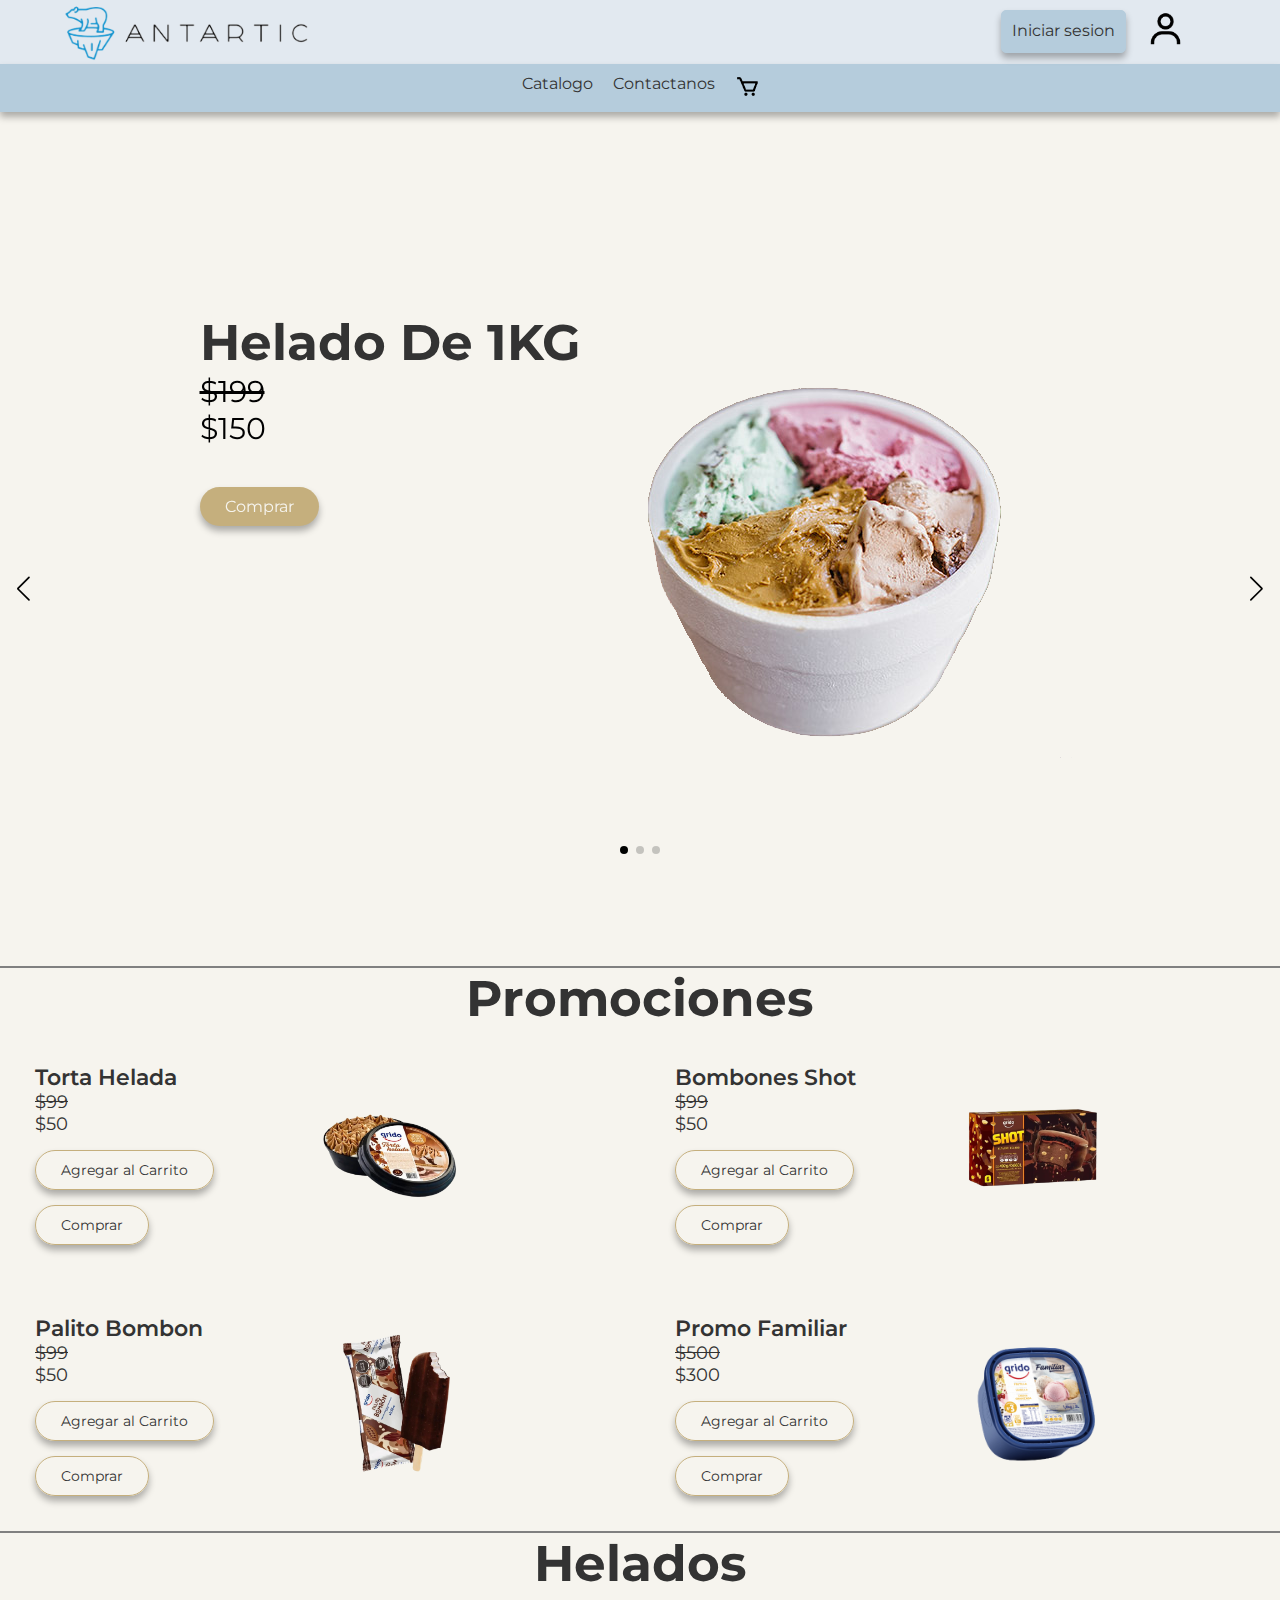
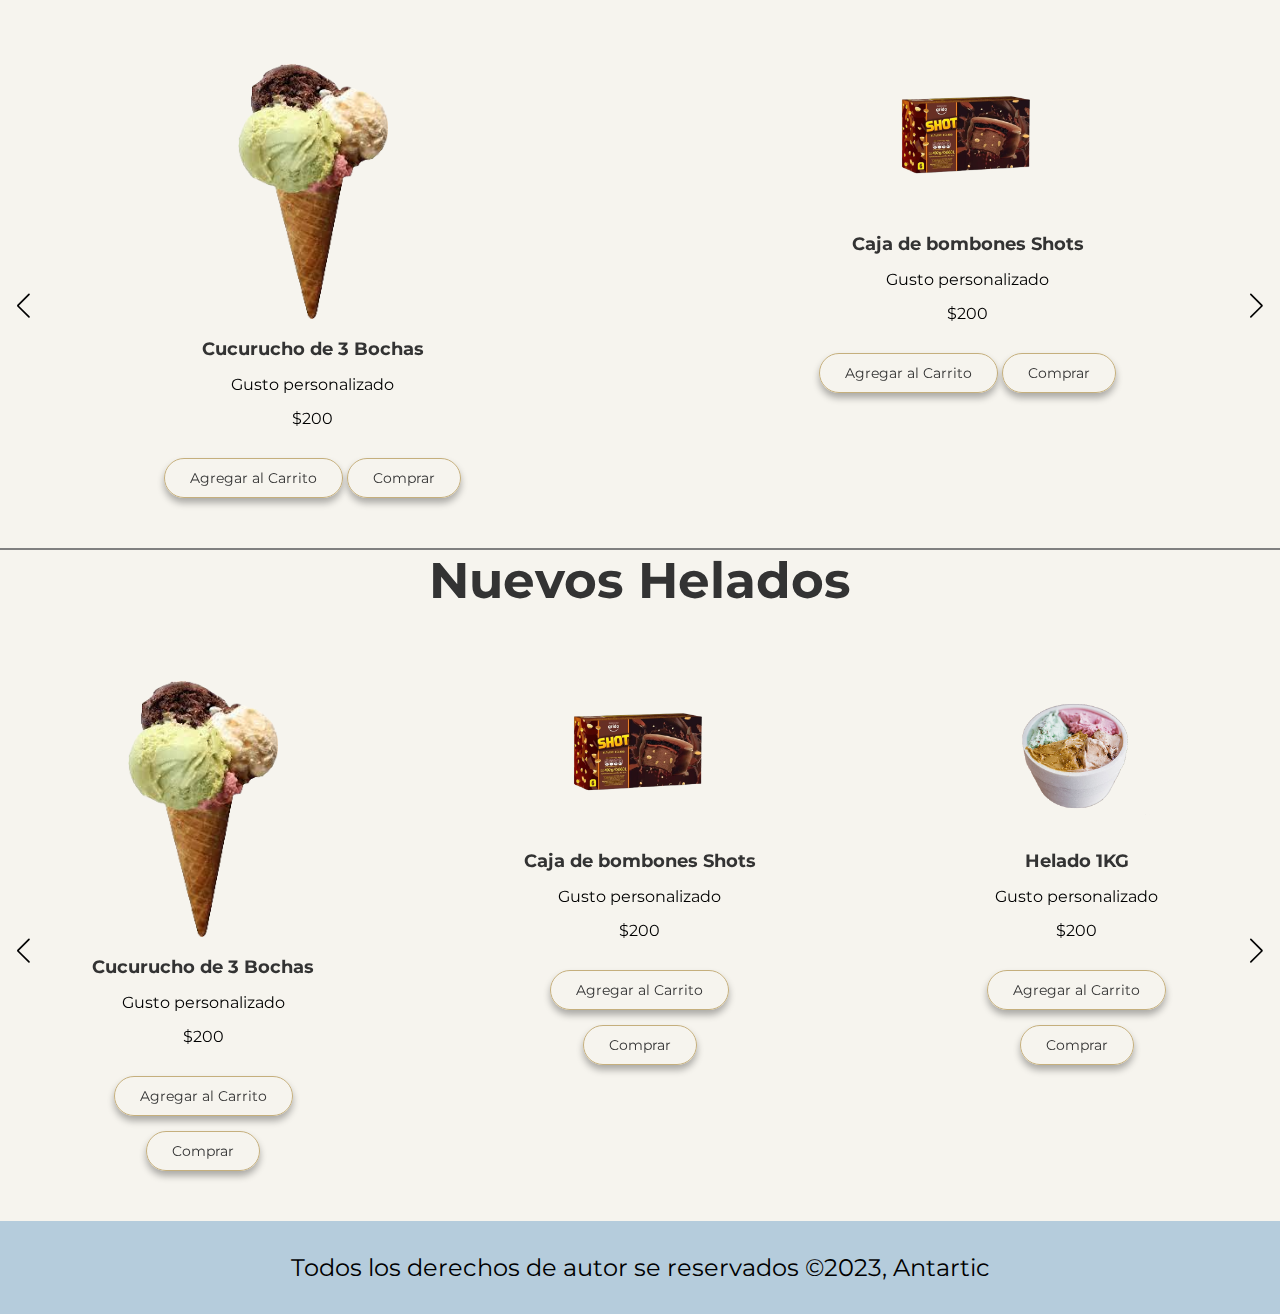
<file: index.html>
<!DOCTYPE html>
<html lang="es">
  <head>
    <title>Antartic</title>
    <link
      rel="stylesheet"
      href="https://cdn.jsdelivr.net/npm/swiper/swiper-bundle.min.css"
    />
    <link rel="stylesheet" href="./landing/landing.css" />
    <link
      href="https://unpkg.com/boxicons@2.1.4/css/boxicons.min.css"
      rel="stylesheet"
    />
    <link rel="preconnect" href="https://fonts.googleapis.com" />
    <link rel="preconnect" href="https://fonts.gstatic.com" crossorigin />
    <link
      href="https://fonts.googleapis.com/css2?family=Montserrat:wght@100;300;400;700&display=swap"
      rel="stylesheet"
    />
    <meta http-equiv=”Content-Type” content=”text/html; charset=ISO-8859-1″ />
    <link rel="icon" href="./images/el_goatv2.ico" />
  </head>
  <body class="container">
    <header>
      <nav>
        <img src="./images/el_goat-removebg-preview.png" />
        <ul>
          <li class="info"><a href="./login/sesion.html">Iniciar sesion</a></li>
          <li class="user-ico">
            <a href="./perfil/perfil.html">
              <img id="user" src="./images/user-regular-60.png" />
            </a>
          </li>
        </ul>
      </nav>
    </header>
    <nav id="menu">
      <ul>
        <li class="submenu">
         <a href="">Catalogo</a>
          <div id="catalogo">
            <table id="lista-catalogos">
              <thead>
                <h2>Secciones</h2>
                <tr>
                  <a href="#promociones" class="btn-3">Promociones</a>
                  <a href="#helados" class=" btn-3">Helados</a>
                  <a href="#nuevos-helados" class="btn-3">Nuevos Helados</a>
                </tr>
              </thead>
            </table>
          </div>
        </li>
        <li><a href="./contactanos/contacto.html">Contactanos</a></li>
        <li class="submenu">
          <img src="./images/cart-regular-24.png" id="img-carrito" alt="" />
          <div id="carrito">
            <table id="lista-carrito">
              <thead>
                <tr>
                  <th>Nombre</th>

                  <th>Precio</th>
                  <th></th>
                </tr>
              </thead>
              <tbody></tbody>
            </table>
            <a href="" id="Vaciar-carrito" class="btn-3">Vaciar Carrito</a>
          </div>
        </li>
      </ul>
    </nav>
    <div class="header">
      <div class="header-content container">
        <div class="swiper mySwiper-1">
          <div class="swiper-wrapper">
            <div class="swiper-slide">
              <div class="header-info">
                <div class="header-txt">
                  <h1>Helado de 1KG</h1>
                  <div class="prices">
                    <p class="price-1">$199</p>
                    <p class="price-2">$150</p>
                  </div>
                  <a href="./compraproducto/helado1kg.html" class="Btn-1">
                    Comprar</a
                  >
                </div>
                <div class="header-img">
                  <img src="./images/1-kg-de-helado.png" />
                </div>
              </div>
            </div>
            <div class="swiper-slide">
              <div class="header-info">
                <div class="header-txt">
                  <h1>Helado de 1/2</h1>
                  <div class="prices">
                    <p class="price-1">$199</p>
                    <p class="price-2">$150</p>
                  </div>
                  <a href="./compraproducto/helado12kg.html" class="Btn-1"
                    >Comprar</a
                  >
                </div>
                <div class="header-img">
                  <img src="./images/helado_un_medio.png" />
                </div>
              </div>
            </div>
            <div class="swiper-slide">
              <div class="header-info">
                <div class="header-txt">
                  <h1>Helado de 1/4</h1>
                  <div class="prices">
                    <p class="price-1">$199</p>
                    <p class="price-2">$150</p>
                  </div>
                  <a href="./compraproducto/heladoun-cuarto.html" class="Btn-1"
                    >Comprar</a
                  >
                </div>
                <div class="header-img">
                  <img src="./images/heladoun_cuarto.png" />
                </div>
              </div>
            </div>
          </div>
          <div class="swiper-button-next"></div>
          <div class="swiper-button-prev"></div>
          <div class="swiper-pagination"></div>
        </div>
      </div>
    </div>

    <hr />

    <section class="promo container" id="promociones" >
        <h2>Promociones</h2>
        <div class="categorias">
            <div class="categoria">
                <div class="categoria-1">
                    <h3>Torta Helada</h3>
                    <div class="precio">
                        <p class="price-1">$99</p>
                        <p class="price-2">$50</p>
                    </div>
                    <a href="" id="lista-1" class="agregar-carrito btn-3" data-id="1">Agregar al Carrito</a>
                    <div>
                        <a class="comprar-producto" href="./compraproducto/tortaHelada.html">
                            Comprar
                        </a>
                    </div>
                </div>
                <div class="categoria-img">
                    <img src="./images/tortaHelada.png">
                </div>
            </div>
            <div class="categoria">
                <div class="categoria-1">
                    <h3>Bombones Shot</h3>
                    <div class="precio">
                        <p class="price-1">$99</p>
                        <p class="price-2">$50</p>
                    </div>
                    <a href="" id="lista-2" class="agregar-carrito btn-3" data-id="2">Agregar al Carrito</a>
                    <div>
                        <a href="./compraproducto/bombonesshot.html" class="comprar-producto">Comprar</a>
                    </div>
                </div>
                <div class="categoria-img">
                    <img src="./images/bombonesshot.png">
                </div>
            </div>
            <div class="categoria">
                <div class="categoria-1">
                    <h3>Palito Bombon</h3>
                    <div class="precio">
                        <p class="price-1">$99</p>
                        <p class="price-2">$50</p>
                    </div>
                    <a href="" id="lista-3" class="agregar-carrito btn-3" data-id="3">Agregar al Carrito</a>
                    <div>
                        <a href="./compraproducto/palitosbombon.html" class="comprar-producto">Comprar</a>
                    </div>
                </div>
                <div class="categoria-img">
                    <img src="./images/palitobombon.png">
                </div>
            </div>
            <div class="categoria">
                <div class="categoria-1">
                    <h3>Promo Familiar</h3>
                    <div class="precio">
                        <p class="price-1">$500</p>
                        <p class="price-2">$300</p>
                    </div>
                    <a href=""  id="lista-4" class="agregar-carrito btn-3" data-id="4">Agregar al Carrito</a>
                    <div>
                        <a href="./compraproducto/heladofamiliar.html" class="comprar-producto">Comprar</a>
                    </div>
                </div>
                <div class="categoria-img">
                    <img src="./images/familiar-3.png">
                </div>
            </div>
        </div>

 <hr>
    
    <section class="products container" id="helados">
        <h2>Helados</h2>
        <div class="swiper mySwiper-2">
            <div class="swiper-wrapper">
                <div class="swiper-slide">
                    <div class="product">
                        <img src="./images/cucurucho.png">
                        <div class="product-txt">
                            <h3>Cucurucho de 3 Bochas</h3>
                            <p>Gusto personalizado</p>
                            <p class="precio">$200</p>
                            <a href="#"  id="lista-5" class="agregar-carrito btn-3" data-id="5">Agregar al Carrito</a>
                            <a href="./compraproducto/cucurucho.html" class="comprar-producto" data-id="5">Comprar</a>
                        </div>
                    </div>
                </div>
                <div class="swiper-slide">
                    <div class="product">
                        <img src="./images/bombonesshot.png">
                        <div class="product-txt">
                            <h3>Caja de bombones Shots</h3>
                            <p>Gusto personalizado</p>
                            <p class="precio">$200</p>
                            <a href="#"   id="lista-6" class="agregar-carrito btn-3" data-id="6">Agregar al Carrito</a>
                            <a href="./compraproducto/bombonesshot.html" class="comprar-producto" data-id="6">Comprar</a>
                        </div>
                    </div>
                </div>
                <div class="swiper-slide">
                    <div class="product">
                        <img src="./images/1-kg-de-helado.png">
                        <div class="product-txt">
                            <h3>Helado 1KG</h3>
                            <p>Gusto personalizado</p>
                            <p class="precio">$200</p>
                            <a href="#"   id="lista-2" class="agregar-carrito btn-3" data-id="7">Agregar al Carrito</a>
                            <a href="./compraproducto/helado1kg.html" class="comprar-producto" data-id="7">Comprar</a>
                        </div>
                    </div>
                </div>
                <div class="swiper-slide">
                    <div class="product">
                        <img src="./images/helado_un_medio.png">
                        <div class="product-txt">
                            <h3>Helado 1/2</h3>
                            <p>Gusto personalizado</p>
                            <p class="precio">$200</p>
                            <a href="#"   id="lista-7" class="agregar-carrito btn-3" data-id="8">Agregar al Carrito</a>
                            <a href="./compraproducto/helado12kg.html" class="comprar-producto" data-id="8">Comprar</a>
                        </div>
                    </div>
                </div>
                <div class="swiper-slide">
                    <div class="product">
                        <img src="./images/palitobombon.png">
                        <div class="product-txt">
                            <h3>Palito Bombon</h3>
                            <p>Gusto personalizado</p>
                            <p class="precio">$200</p>
                            <a href="#"  id="lista-8"  class="agregar-carrito btn-3" data-id="9">Agregar al Carrito</a>
                            <a href="./compraproducto/palitosbombon.html" class="comprar-producto" data-id="9">Comprar</a>
                        </div>
                    </div>
                </div>
                <div class="swiper-slide">
                    <div class="product">
                        <img src="./images/tortaHelada.png">
                        <div class="product-txt">
                            <h3>Torta Helada</h3>
                            <p>Gusto personalizado</p>
                            <p class="precio">$200</p>
                            <a href="#"  id="lista-9" class="agregar-carrito btn-3" data-id="10">Agregar al Carrito</a>
                            <a href="./compraproducto/tortaHelada.html" class="comprar-producto" data-id="10">Comprar</a>
                        </div>
                    </div>
                </div>
                <div class="swiper-slide">
                    <div class="product">
                        <img src="./images/heladoun_cuarto.png">
                        <div class="product-txt">
                            <h3>Helado 1/4</h3>
                            <p>Gusto personalizado</p>
                            <p class="precio">$200</p>
                            <a href="#"  id="lista-10" class="agregar-carrito btn-3" data-id="11">Agregar al Carrito</a>
                            <a href="./compraproducto/heladoun-cuarto.html" class="comprar-producto" data-id="11">Comprar</a>
                        </div>
                    </div>
                </div>
                <div class="swiper-slide">
                    <div class="product">
                        <img src="./images/familiar-3.png">
                        <div class="product-txt">
                            <h3>Familiar</h3>
                            <p>Gusto personalizado</p>
                            <p class="precio">$200</p>
                            <a href="#"  id="lista-11" class="agregar-carrito btn-3" data-id="12">Agregar al Carrito</a>
                            <a href="./compraproducto/heladofamiliar.html" class="comprar-producto" data-id="12">Comprar</a>
                        </div>
                    </div>
                </div>
            </div>
           <div class="swiper-button-next"></div>
           <div class="swiper-button-prev"></div>
        </div>



  <hr>

  


    <section class="products container" id="nuevos-helados">
        <h2> Nuevos Helados</h2>
        <div class="swiper mySwiper-3">
            <div class="swiper-wrapper">
                <div class="swiper-slide">
                    <div class="product">
                        <img src="./images/cucurucho.png">
                        <div class="product-txt">
                            <h3>Cucurucho de 3 Bochas</h3>
                            <p>Gusto personalizado</p>
                            <p class="precio">$200</p>
                            <a href="#"  id="lista-12" class="agregar-carrito btn-3" data-id="5">Agregar al Carrito</a>
                           
                        </div> 
                        <a href="./compraproducto/cucurucho.html" class="btn-3">Comprar</a>
                    </div>
                </div>
                <div class="swiper-slide">
                    <div class="product">
                        <img src="./images/bombonesshot.png">
                        <div class="product-txt">
                            <h3>Caja de bombones Shots</h3>
                            <p>Gusto personalizado</p>
                            <p class="precio">$200</p>
                            <a href="#"  id="lista-13" class="agregar-carrito btn-3" data-id="6">Agregar al Carrito</a>
                            
                        </div>
                        <a href="./compraproducto/bombonesshot.html" class="btn-3">Comprar</a>
                    </div>
                </div>
                <div class="swiper-slide">
                    <div class="product">
                        <img src="./images/1-kg-de-helado.png">
                        <div class="product-txt">
                            <h3>Helado 1KG</h3>
                            <p>Gusto personalizado</p>
                            <p class="precio">$200</p>
                            <a href="#"  id="lista-14" class="agregar-carrito btn-3" data-id="7">Agregar al Carrito</a>
                        </div>
                        <a href="./compraproducto/helado1kg.html" class="btn-3">Comprar</a>
                    </div> 
                </div>
                <div class="swiper-slide">
                    <div class="product">
                        <img src="./images/helado_un_medio.png">
                        <div class="product-txt">
                            <h3>Helado 1/2</h3>
                            <p>Gusto personalizado</p>
                            <p class="precio">$200</p>
                            <a href="#" id="lista-15" class="agregar-carrito btn-3" data-id="8">Agregar al Carrito</a>
                            
                        </div>
                        <a href="./compraproducto/helado12kg.html" class="btn-3">Comprar</a>
                    </div>
                </div>
                <div class="swiper-slide">
                    <div class="product">
                        <img src="./images/palitobombon.png">
                        <div class="product-txt">
                            <h3>Palito Bombon</h3>
                            <p>Gusto personalizado</p>
                            <p class="precio">$200</p>
                            <a href="#"  id="lista-16" class="agregar-carrito btn-3" data-id="9">Agregar al Carrito</a>
                            
                        </div>
                        <a href="./compraproducto/palitosbombon.html" class="btn-3">Comprar</a>
                    </div>
                </div>
                <div class="swiper-slide">
                    <div class="product">
                        <img src="./images/tortaHelada.png">
                        <div class="product-txt">
                            <h3>Torta Helada</h3>
                            <p>Gusto personalizado</p>
                            <p class="precio">$200</p>
                            <a href="#"  id="lista-17" class="agregar-carrito btn-3" data-id="10">Agregar al Carrito</a>
                            
                        </div>
                        <a href="./compraproducto/tortaHelada.html" class="btn-3">Comprar</a>
                    </div>
                </div>
                <div class="swiper-slide">
                    <div class="product">
                        <img src="./images/heladoun_cuarto.png">
                        <div class="product-txt">
                            <h3>Helado 1/4</h3>
                            <p>Gusto personalizado</p>
                            <p class="precio">$200</p>
                            <a href="#"  id="lista-18" class="agregar-carrito btn-3" data-id="11">Agregar al Carrito</a>
                        </div>
                        <a href="./compraproducto/heladoun-cuarto.html" class="btn-3">Comprar</a>
                    </div>
                </div>
                <div class="swiper-slide">
                    <div class="product">
                        <img src="./images/familiar-3.png">
                        <div class="product-txt">
                            <h3>Familiar</h3>
                            <p>Gusto personalizado</p>
                            <p class="precio">$200</p>
                            <a href="#"  id="lista-19" class="agregar-carrito btn-3" data-id="12">Agregar al Carrito</a>
                        </div>
                       <a href="./compraproducto/heladofamiliar.html" class="comprar-producto">Comprar</a>
                    </div>
                </div> 
            </div>
           <div class="swiper-button-next"></div>
           <div class="swiper-button-prev"></div>
        </div>
      

    <footer class="footer">
      <p>Todos los derechos de autor se reservados &copy;2023, Antartic</p>
    </footer>
    <script src="https://cdn.jsdelivr.net/npm/swiper/swiper-bundle.min.js"></script>
    <script src="./landing/script.js"></script>
  </body>
</html>
</file>
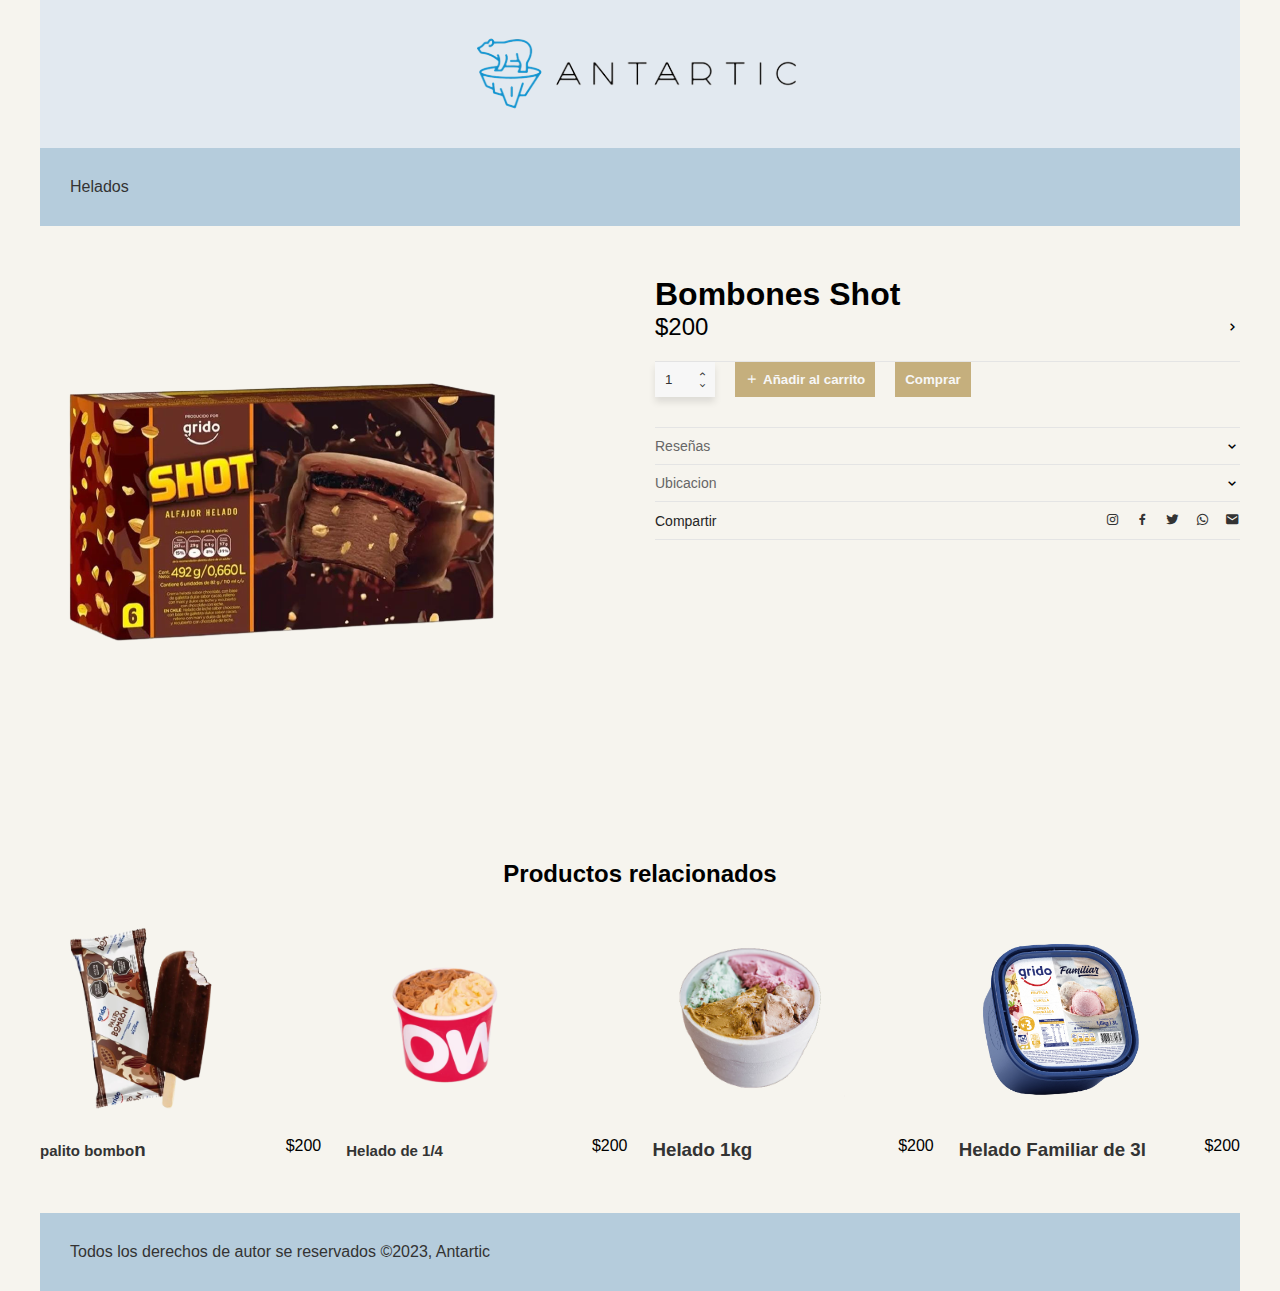
<file: compraproducto/bombonesshot.html>
<!DOCTYPE html>
<html lang="en">
  <head>
    <meta charset="UTF-8" />
    <meta name="viewport" content="width=device-width, initial-scale=1.0" />
    <link rel="icon" href="../images/el_goatv2.ico" />
    <link rel="stylesheet" href="./style.css" />
    <link
      href="https://unpkg.com/boxicons@2.1.4/css/boxicons.min.css"
      rel="stylesheet"
    />
    <title>BOMBONES SHOT</title>
  </head>
  <body>
    <header>
      <nav>
        <a href="../index.html"
          ><img src="../images/el_goat-removebg-preview.png"
        /></a>
      </nav>
    </header>

    <nav>
      <div class="container-title">Helados</div>
    </nav>

    <main>
      <div class="container-img">
        <img src="../images/bombonesshot.png" />
      </div>
      <div class="container-info-product">
        <h1>Bombones Shot</h1>
        <div class="container-price">
          <span>$200</span>
          <i class="bx bx-chevron-right"></i>
        </div>
        <div class="container-add-cart">
          <div class="container-quantity">
            <input
              type="number"
              placeholder="1"
              value="1"
              min="1"
              class="input-quantity"
            />
            <div class="btn-increment-decrement">
              <i class="bx bx-chevron-up" id="increment"></i>
              <i class="bx bx-chevron-down" id="decrement"></i>
            </div>
          </div>
          <button class="btn-add-to-cart" id="carrito">
            <i class="bx bx-plus"></i>
            <a href="../index.html" class="agregar-carrito" id="lista-20"
              >Añadir al carrito</a
            >
          </button>
          <button class="btn-buy">Comprar</button>
        </div>
        <div class="container-reviews">
          <div class="title-reviews">
            <h4>Reseñas</h4>
            <i class="bx bx-chevron-down"></i>
          </div>
          <div class="text-reviews hidden">
            <p>-------------------</p>
          </div>
        </div>
        <div class="container-reviews">
          <div class="title-maps">
            <h4>Ubicacion</h4>
            <i class="bx bx-chevron-down"></i>
          </div>
          <div class="text-maps hidden">
            <iframe
              src="https://www.google.com/maps/embed?pb=!1m18!1m12!1m3!1d53124.07695811634!2d-65.50489327432992!3d-33.676465686213945!2m3!1f0!2f0!3f0!3m2!1i1024!2i768!4f13.1!3m3!1m2!1s0x95d16a8988796ca7%3A0x178c644094662e35!2sVilla%20Mercedes%2C%20San%20Luis!5e0!3m2!1ses-419!2sar!4v1700928275385!5m2!1ses-419!2sar"
              width="400"
              height="200"
              style="border: 0"
              allowfullscreen=""
              loading="lazy"
              referrerpolicy="no-referrer-when-downgrade"
            ></iframe>
          </div>
        </div>
        <div class="container-social">
          <span>Compartir</span>
          <div class="container-buttons-social">
            <a href=""><i class="bx bxl-instagram"></i></a>
            <a href=""><i class="bx bxl-facebook"></i></a>
            <a href=""><i class="bx bxl-twitter"></i></a>
            <a href=""><i class="bx bxl-whatsapp"></i></a>
            <a href=""><i class="bx bxs-envelope"></i></a>
          </div>
        </div>
      </div>
    </main>

    <section class="container-related-products">
      <h2>Productos relacionados</h2>
      <div class="card-list-products">
        <div class="card">
          <div class="card-img">
            <img src="../images/palitobombon.png" alt="producto-1" />
          </div>
          <div class="info-card">
            <div class="text-product">
              <h3><a href="./palitosbombon.html">palito bombo</a>n</h3>
            </div>
            <div class="price">$200</div>
          </div>
        </div>
        <div class="card">
          <div class="card-img">
            <img src="../images/heladoun_cuarto.png" alt="producto-2" />
          </div>
          <div class="info-card">
            <div class="text-product">
              <h3><a href="./heladoun-cuarto.html">Helado de 1/4</a></h3>
            </div>
            <div class="price">$200</div>
          </div>
        </div>
        <div class="card">
          <div class="card-img">
            <img src="../images/1-kg-de-helado.png" alt="producto-3" />
          </div>
          <div class="info-card">
            <div class="text-product">
              <h3><a href="./helado1kg.html"></a>Helado 1kg</h3>
            </div>
            <div class="price">$200</div>
          </div>
        </div>
        <div class="card">
          <div class="card-img">
            <img src="../images/familiar-3.png" alt="producto-4" />
          </div>
          <div class="info-card">
            <div class="text-product">
              <h3><a href="./heladofamiliar.html"></a>Helado Familiar de 3l</h3>
            </div>
            <div class="price">$200</div>
          </div>
        </div>
      </div>
    </section>

    <footer>
      <p>Todos los derechos de autor se reservados &copy;2023, Antartic</p>
    </footer>

    <script src="./scritp.js"></script>
    <script src="../landing/script.js"></script>
  </body>
</html>
</file>
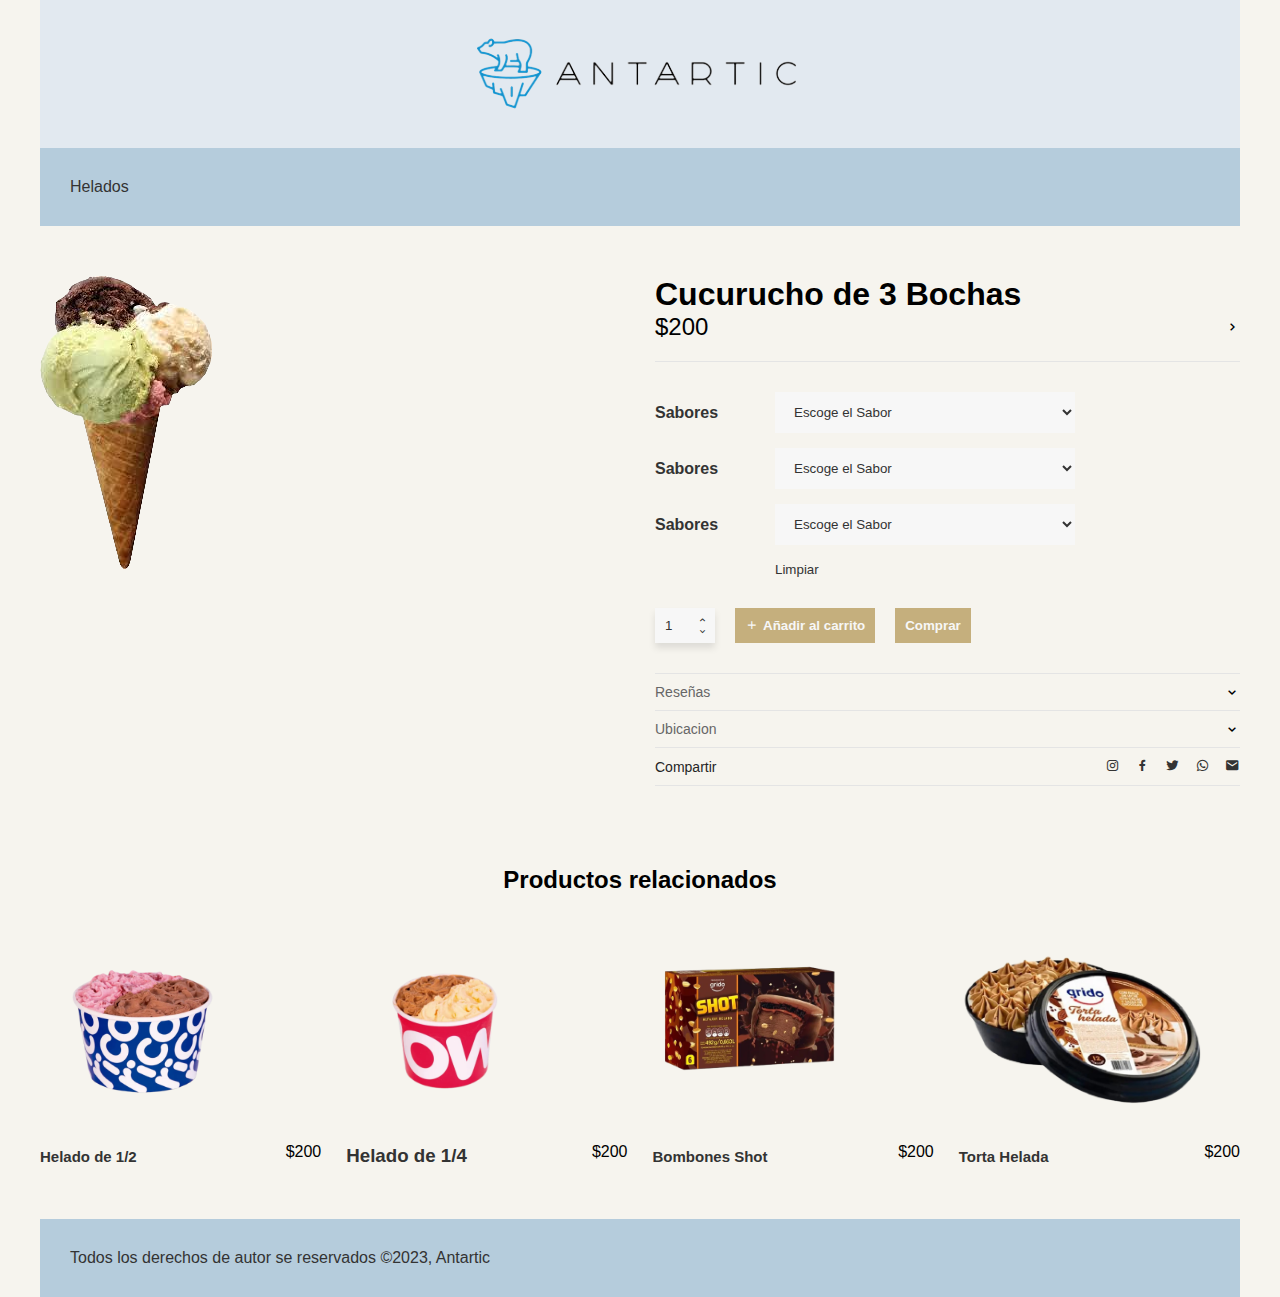
<file: compraproducto/cucurucho.html>
<!DOCTYPE html>
<html lang="en">
  <head>
    <meta charset="UTF-8" />
    <meta name="viewport" content="width=device-width, initial-scale=1.0" />
    <link rel="icon" href="../images/el_goatv2.ico" />
    <link rel="stylesheet" href="./style.css" />
    <link
      href="https://unpkg.com/boxicons@2.1.4/css/boxicons.min.css"
      rel="stylesheet"
    />
    <title>CUCURUCHO DE 3 BOCHAS</title>
  </head>
  <body>
    <header>
      <a href="../index.html"
        ><img src="../images/el_goat-removebg-preview.png"
      /></a>
    </header>

    <div class="container-title">Helados</div>

    <main>
      <div class="container-img">
        <img src="../images/cucurucho.png" />
      </div>
      <div class="container-info-product">
        <h1>Cucurucho de 3 Bochas</h1>
        <div class="container-price">
          <span>$200</span>
          <i class="bx bx-chevron-right"></i>
        </div>
        <div class="container-details-product">
          <div class="form-group">
            <label for="sabor">Sabores</label>
            <select name="sabor" id="sabor">
              <option disabled selected value="">Escoge el Sabor</option>
              <option value="Frutilla">Frutilla</option>
              <option value="Limon">Limon</option>
              <option value="Chocolate">Chocolate</option>
              <option value="Dulce de leche">Dulce de leche</option>
              <option value="Chocolate blanco">Chocolate blanco</option>
              <option value="Crema Americana">Crema Americana</option>
              <option value="Menta Granizada">Menta Granizada</option>
              <option value="Vainilla">Vainilla</option>
              <option value="Quinotos al Wisky">Quinotos al Wisky</option>
              <option value="Flan">Flan</option>
              <option value="Banana Split">Banana Split</option>
              <option value="Crema Cookie">Crema Cookie</option>
              <option value="Marroc">Marroc</option>
              <option value="Maracuya">Maracuya</option>
              <option value="Mantecol">Mantecol</option>
              <option value="Chocolate Suizo">Chocolate Suizo</option>
              <option value="Frutos del bosque">Frutos del bosque</option>
            </select>
          </div>
          <div class="form-group">
            <label for="sabor">Sabores</label>
            <select name="sabor" id="sabor">
              <option disabled selected value="">Escoge el Sabor</option>
              <option value="Frutilla">Frutilla</option>
              <option value="Limon">Limon</option>
              <option value="Chocolate">Chocolate</option>
              <option value="Dulce de leche">Dulce de leche</option>
              <option value="Chocolate blanco">Chocolate blanco</option>
              <option value="Crema Americana">Crema Americana</option>
              <option value="Menta Granizada">Menta Granizada</option>
              <option value="Vainilla">Vainilla</option>
              <option value="Quinotos al Wisky">Quinotos al Wisky</option>
              <option value="Flan">Flan</option>
              <option value="Banana Split">Banana Split</option>
              <option value="Crema Cookie">Crema Cookie</option>
              <option value="Marroc">Marroc</option>
              <option value="Maracuya">Maracuya</option>
              <option value="Mantecol">Mantecol</option>
              <option value="Chocolate Suizo">Chocolate Suizo</option>
              <option value="Frutos del bosque">Frutos del bosque</option>
            </select>
          </div>
          <div class="form-group">
            <label for="sabor">Sabores</label>
            <select name="sabor" id="sabor">
              <option disabled selected value="">Escoge el Sabor</option>
              <option value="Frutilla">Frutilla</option>
              <option value="Limon">Limon</option>
              <option value="Chocolate">Chocolate</option>
              <option value="Dulce de leche">Dulce de leche</option>
              <option value="Chocolate blanco">Chocolate blanco</option>
              <option value="Crema Americana">Crema Americana</option>
              <option value="Menta Granizada">Menta Granizada</option>
              <option value="Vainilla">Vainilla</option>
              <option value="Quinotos al Wisky">Quinotos al Wisky</option>
              <option value="Flan">Flan</option>
              <option value="Banana Split">Banana Split</option>
              <option value="Crema Cookie">Crema Cookie</option>
              <option value="Marroc">Marroc</option>
              <option value="Maracuya">Maracuya</option>
              <option value="Mantecol">Mantecol</option>
              <option value="Chocolate Suizo">Chocolate Suizo</option>
              <option value="Frutos del bosque">Frutos del bosque</option>
            </select>
          </div>
          <button class="btn-clean">Limpiar</button>
        </div>
        <div class="container-add-cart">
          <div class="container-quantity">
            <input
              type="number"
              placeholder="1"
              value="1"
              min="1"
              class="input-quantity"
            />
            <div class="btn-increment-decrement">
              <i class="bx bx-chevron-up" id="increment"></i>
              <i class="bx bx-chevron-down" id="decrement"></i>
            </div>
          </div>
          <button class="btn-add-to-cart">
            <i class="bx bx-plus"></i>
            <a href="#" class="agregar-carrito">Añadir al carrito</a>
          </button>
          <button class="btn-buy">Comprar</button>
        </div>
        <div class="container-reviews">
          <div class="title-reviews">
            <h4>Reseñas</h4>
            <i class="bx bx-chevron-down"></i>
          </div>
          <div class="text-reviews hidden">
            <p>-------------------</p>
          </div>
        </div>
        <div class="container-reviews">
          <div class="title-maps">
            <h4>Ubicacion</h4>
            <i class="bx bx-chevron-down"></i>
          </div>
          <div class="text-maps hidden">
            <iframe
              src="https://www.google.com/maps/embed?pb=!1m18!1m12!1m3!1d53124.07695811634!2d-65.50489327432992!3d-33.676465686213945!2m3!1f0!2f0!3f0!3m2!1i1024!2i768!4f13.1!3m3!1m2!1s0x95d16a8988796ca7%3A0x178c644094662e35!2sVilla%20Mercedes%2C%20San%20Luis!5e0!3m2!1ses-419!2sar!4v1700928275385!5m2!1ses-419!2sar"
              width="400"
              height="200"
              style="border: 0"
              allowfullscreen=""
              loading="lazy"
              referrerpolicy="no-referrer-when-downgrade"
            ></iframe>
          </div>
        </div>
        <div class="container-social">
          <span>Compartir</span>
          <div class="container-buttons-social">
            <a href=""><i class="bx bxl-instagram"></i></a>
            <a href=""><i class="bx bxl-facebook"></i></a>
            <a href=""><i class="bx bxl-twitter"></i></a>
            <a href=""><i class="bx bxl-whatsapp"></i></a>
            <a href=""><i class="bx bxs-envelope"></i></a>
          </div>
        </div>
      </div>
    </main>

    <section class="container-related-products">
      <h2>Productos relacionados</h2>
      <div class="card-list-products">
        <div class="card">
          <div class="card-img">
            <img src="../images/helado_un_medio.png" alt="producto-1" />
          </div>
          <div class="info-card">
            <div class="text-product">
              <h3><a href="./helado12kg.html">Helado de 1/2</a></h3>
            </div>
            <div class="price">$200</div>
          </div>
        </div>
        <div class="card">
          <div class="card-img">
            <img src="../images/heladoun_cuarto.png" alt="producto-2" />
          </div>
          <div class="info-card">
            <div class="text-product">
              <h3><a href="./heladoun-cuarto.html"></a>Helado de 1/4</h3>
            </div>
            <div class="price">$200</div>
          </div>
        </div>
        <div class="card">
          <div class="card-img">
            <img src="../images/bombonesshot.png" alt="producto-3" />
          </div>
          <div class="info-card">
            <div class="text-product">
              <h3><a href="./bombonesshot.html">Bombones Shot</a></h3>
            </div>
            <div class="price">$200</div>
          </div>
        </div>
        <div class="card">
          <div class="card-img">
            <img src="../images/tortaHelada.png" alt="producto-4" />
          </div>
          <div class="info-card">
            <div class="text-product">
              <h3><a href="./tortaHelada.html">Torta Helada</a></h3>
            </div>
            <div class="price">$200</div>
          </div>
        </div>
      </div>
    </section>

    <footer>
      <p>Todos los derechos de autor se reservados &copy;2023, Antartic</p>
    </footer>

    <script src="./scritp.js"></script>
  </body>
</html>
</file>
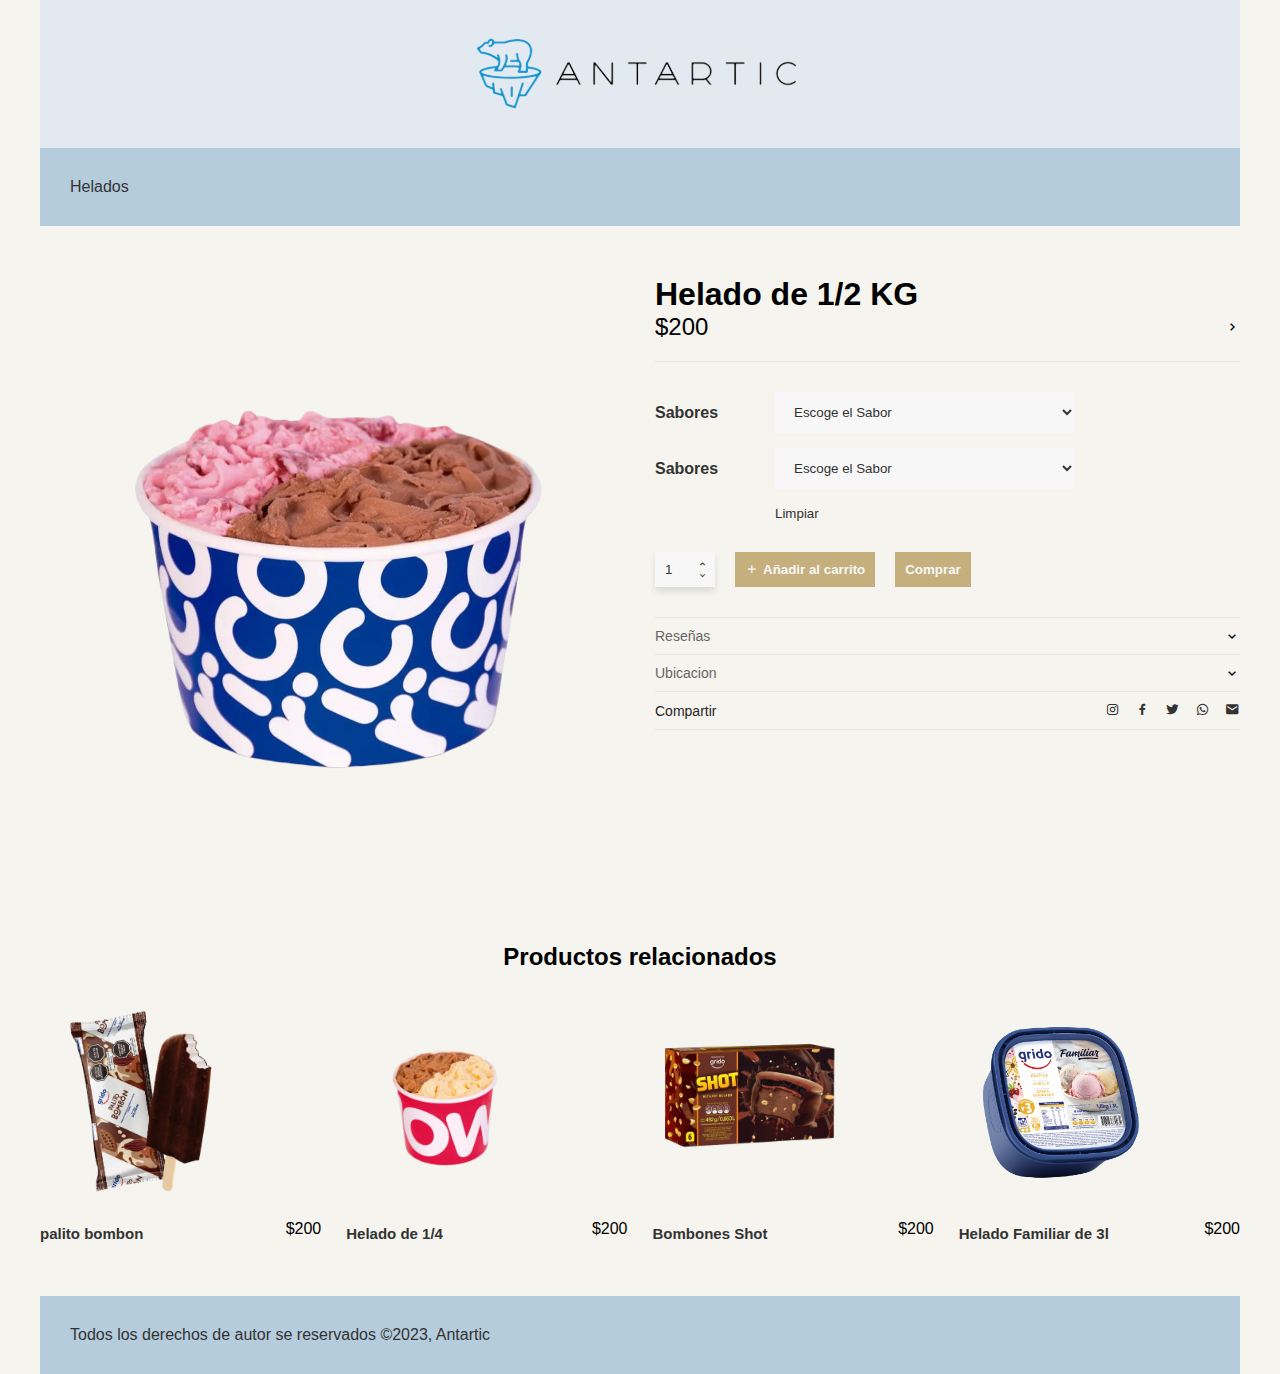
<file: compraproducto/helado12kg.html>
<!DOCTYPE html>
<html lang="en">
  <head>
    <meta charset="UTF-8" />
    <meta name="viewport" content="width=device-width, initial-scale=1.0" />
    <link rel="icon" href="../images/el_goatv2.ico" />
    <link rel="stylesheet" href="./style.css" />
    <link
      href="https://unpkg.com/boxicons@2.1.4/css/boxicons.min.css"
      rel="stylesheet"
    />
    <title>HELADO 1/2KG</title>
  </head>
  <body>
    <header>
      <a href="../index.html"
        ><img src="../images/el_goat-removebg-preview.png"
      /></a>
    </header>

    <div class="container-title">Helados</div>

    <main>
      <div class="container-img">
        <img src="../images/helado_un_medio.png" />
      </div>
      <div class="container-info-product">
        <h1>Helado de 1/2 KG</h1>
        <div class="container-price">
          <span>$200</span>
          <i class="bx bx-chevron-right"></i>
        </div>
        <div class="container-details-product">
          <div class="form-group">
            <label for="sabor">Sabores</label>
            <select name="sabor" id="sabor">
              <option disabled selected value="">Escoge el Sabor</option>
              <option value="Frutilla">Frutilla</option>
              <option value="Limon">Limon</option>
              <option value="Chocolate">Chocolate</option>
              <option value="Dulce de leche">Dulce de leche</option>
              <option value="Chocolate blanco">Chocolate blanco</option>
              <option value="Crema Americana">Crema Americana</option>
              <option value="Menta Granizada">Menta Granizada</option>
              <option value="Vainilla">Vainilla</option>
              <option value="Quinotos al Wisky">Quinotos al Wisky</option>
              <option value="Flan">Flan</option>
              <option value="Banana Split">Banana Split</option>
              <option value="Crema Cookie">Crema Cookie</option>
              <option value="Marroc">Marroc</option>
              <option value="Maracuya">Maracuya</option>
              <option value="Mantecol">Mantecol</option>
              <option value="Chocolate Suizo">Chocolate Suizo</option>
              <option value="Frutos del bosque">Frutos del bosque</option>
            </select>
          </div>
          <div class="form-group">
            <label for="sabor">Sabores</label>
            <select name="sabor" id="sabor">
              <option disabled selected value="">Escoge el Sabor</option>
              <option value="Frutilla">Frutilla</option>
              <option value="Limon">Limon</option>
              <option value="Chocolate">Chocolate</option>
              <option value="Dulce de leche">Dulce de leche</option>
              <option value="Chocolate blanco">Chocolate blanco</option>
              <option value="Crema Americana">Crema Americana</option>
              <option value="Menta Granizada">Menta Granizada</option>
              <option value="Vainilla">Vainilla</option>
              <option value="Quinotos al Wisky">Quinotos al Wisky</option>
              <option value="Flan">Flan</option>
              <option value="Banana Split">Banana Split</option>
              <option value="Crema Cookie">Crema Cookie</option>
              <option value="Marroc">Marroc</option>
              <option value="Maracuya">Maracuya</option>
              <option value="Mantecol">Mantecol</option>
              <option value="Chocolate Suizo">Chocolate Suizo</option>
              <option value="Frutos del bosque">Frutos del bosque</option>
            </select>
          </div>
          <button class="btn-clean">Limpiar</button>
        </div>
        <div class="container-add-cart">
          <div class="container-quantity">
            <input
              type="number"
              placeholder="1"
              value="1"
              min="1"
              class="input-quantity"
            />
            <div class="btn-increment-decrement">
              <i class="bx bx-chevron-up" id="increment"></i>
              <i class="bx bx-chevron-down" id="decrement"></i>
            </div>
          </div>
          <button class="btn-add-to-cart">
            <i class="bx bx-plus"></i>
            <a href="#" class="agregar-carrito">Añadir al carrito</a>
          </button>
          <button class="btn-buy">Comprar</button>
        </div>
        <div class="container-reviews">
          <div class="title-reviews">
            <h4>Reseñas</h4>
            <i class="bx bx-chevron-down"></i>
          </div>
          <div class="text-reviews hidden">
            <p>-------------------</p>
          </div>
        </div>
        <div class="container-reviews">
          <div class="title-maps">
            <h4>Ubicacion</h4>
            <i class="bx bx-chevron-down"></i>
          </div>
          <div class="text-maps hidden">
            <iframe
              src="https://www.google.com/maps/embed?pb=!1m18!1m12!1m3!1d53124.07695811634!2d-65.50489327432992!3d-33.676465686213945!2m3!1f0!2f0!3f0!3m2!1i1024!2i768!4f13.1!3m3!1m2!1s0x95d16a8988796ca7%3A0x178c644094662e35!2sVilla%20Mercedes%2C%20San%20Luis!5e0!3m2!1ses-419!2sar!4v1700928275385!5m2!1ses-419!2sar"
              width="400"
              height="200"
              style="border: 0"
              allowfullscreen=""
              loading="lazy"
              referrerpolicy="no-referrer-when-downgrade"
            ></iframe>
          </div>
        </div>
        <div class="container-social">
          <span>Compartir</span>
          <div class="container-buttons-social">
            <a href=""><i class="bx bxl-instagram"></i></a>
            <a href=""><i class="bx bxl-facebook"></i></a>
            <a href=""><i class="bx bxl-twitter"></i></a>
            <a href=""><i class="bx bxl-whatsapp"></i></a>
            <a href=""><i class="bx bxs-envelope"></i></a>
          </div>
        </div>
      </div>
    </main>

    <section class="container-related-products">
      <h2>Productos relacionados</h2>
      <div class="card-list-products">
        <div class="card">
          <div class="card-img">
            <img src="../images/palitobombon.png" alt="producto-1" />
          </div>
          <div class="info-card">
            <div class="text-product">
              <h3><a href="./palitosbombon.html">palito bombon</a></h3>
            </div>
            <div class="price">$200</div>
          </div>
        </div>
        <div class="card">
          <div class="card-img">
            <img src="../images/heladoun_cuarto.png" alt="producto-2" />
          </div>
          <div class="info-card">
            <div class="text-product">
              <h3><a href="./heladoun-cuarto.html">Helado de 1/4</a></h3>
            </div>
            <div class="price">$200</div>
          </div>
        </div>
        <div class="card">
          <div class="card-img">
            <img src="../images/bombonesshot.png" alt="producto-3" />
          </div>
          <div class="info-card">
            <div class="text-product">
              <h3><a href="./bombonesshot.html">Bombones Shot</a></h3>
            </div>
            <div class="price">$200</div>
          </div>
        </div>
        <div class="card">
          <div class="card-img">
            <img src="../images/familiar-3.png" alt="producto-4" />
          </div>
          <div class="info-card">
            <div class="text-product">
              <h3><a href="./heladofamiliar.html">Helado Familiar de 3l</a></h3>
            </div>
            <div class="price">$200</div>
          </div>
        </div>
      </div>
    </section>

    <footer>
      <p>Todos los derechos de autor se reservados &copy;2023, Antartic</p>
    </footer>

    <script src="./scritp.js"></script>
  </body>
</html>
</file>
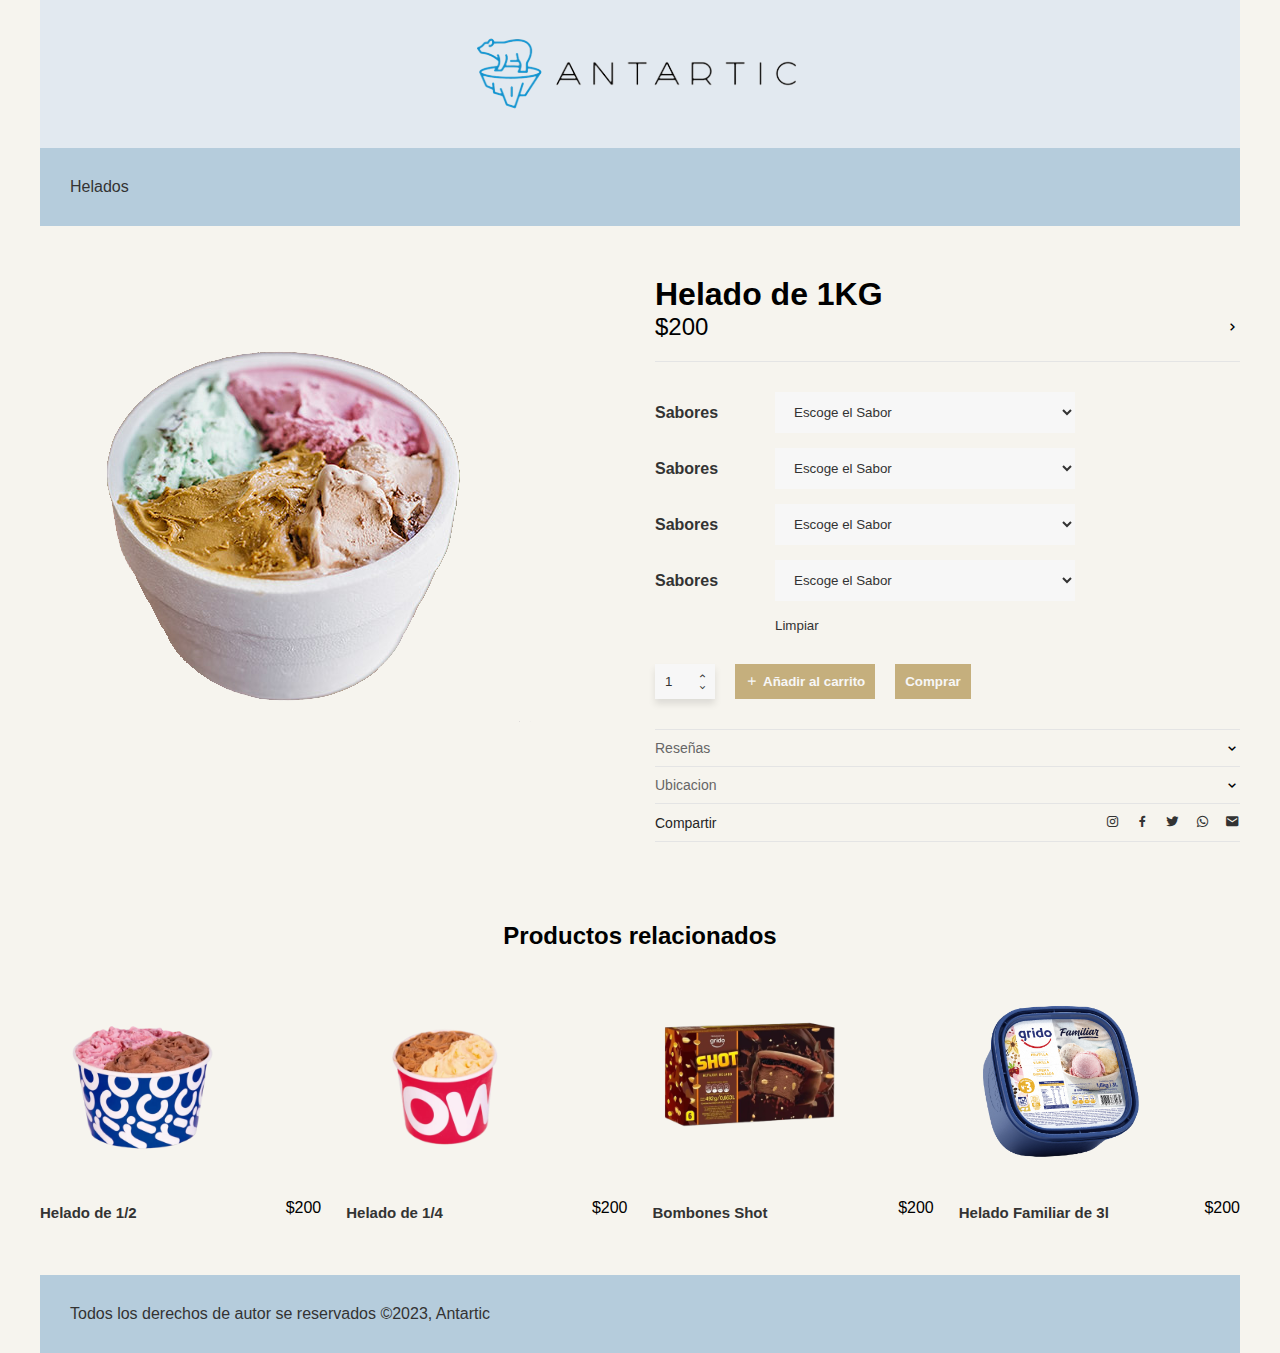
<file: compraproducto/helado1kg.html>
<!DOCTYPE html>
<html lang="en">
  <head>
    <meta charset="UTF-8" />
    <meta name="viewport" content="width=device-width, initial-scale=1.0" />
    <link rel="icon" href="../images/el_goatv2.ico" />
    <link rel="stylesheet" href="./style.css" />
    <link
      href="https://unpkg.com/boxicons@2.1.4/css/boxicons.min.css"
      rel="stylesheet"
    />
    <title>HELADO 1KG</title>
  </head>
  <body>
    <header>
      <a href="../index.html"
        ><img src="../images/el_goat-removebg-preview.png"
      /></a>
    </header>

    <div class="container-title">Helados</div>

    <main>
      <div class="container-img">
        <img src="../images/1-kg-de-helado.png" />
      </div>
      <div class="container-info-product">
        <h1>Helado de 1KG</h1>
        <div class="container-price">
          <span>$200</span>
          <i class="bx bx-chevron-right"></i>
        </div>
        <div class="container-details-product">
          <div class="form-group">
            <label for="sabor">Sabores</label>
            <select name="sabor" id="sabor">
              <option disabled selected value="">Escoge el Sabor</option>
              <option value="Frutilla">Frutilla</option>
              <option value="Limon">Limon</option>
              <option value="Chocolate">Chocolate</option>
              <option value="Dulce de leche">Dulce de leche</option>
              <option value="Chocolate blanco">Chocolate blanco</option>
              <option value="Crema Americana">Crema Americana</option>
              <option value="Menta Granizada">Menta Granizada</option>
              <option value="Vainilla">Vainilla</option>
              <option value="Quinotos al Wisky">Quinotos al Wisky</option>
              <option value="Flan">Flan</option>
              <option value="Banana Split">Banana Split</option>
              <option value="Crema Cookie">Crema Cookie</option>
              <option value="Marroc">Marroc</option>
              <option value="Maracuya">Maracuya</option>
              <option value="Mantecol">Mantecol</option>
              <option value="Chocolate Suizo">Chocolate Suizo</option>
              <option value="Frutos del bosque">Frutos del bosque</option>
            </select>
          </div>
          <div class="form-group">
            <label for="sabor">Sabores</label>
            <select name="sabor" id="sabor">
              <option disabled selected value="">Escoge el Sabor</option>
              <option value="Frutilla">Frutilla</option>
              <option value="Limon">Limon</option>
              <option value="Chocolate">Chocolate</option>
              <option value="Dulce de leche">Dulce de leche</option>
              <option value="Chocolate blanco">Chocolate blanco</option>
              <option value="Crema Americana">Crema Americana</option>
              <option value="Menta Granizada">Menta Granizada</option>
              <option value="Vainilla">Vainilla</option>
              <option value="Quinotos al Wisky">Quinotos al Wisky</option>
              <option value="Flan">Flan</option>
              <option value="Banana Split">Banana Split</option>
              <option value="Crema Cookie">Crema Cookie</option>
              <option value="Marroc">Marroc</option>
              <option value="Maracuya">Maracuya</option>
              <option value="Mantecol">Mantecol</option>
              <option value="Chocolate Suizo">Chocolate Suizo</option>
              <option value="Frutos del bosque">Frutos del bosque</option>
            </select>
          </div>
          <div class="form-group">
            <label for="sabor">Sabores</label>
            <select name="sabor" id="sabor">
              <option disabled selected value="">Escoge el Sabor</option>
              <option value="Frutilla">Frutilla</option>
              <option value="Limon">Limon</option>
              <option value="Chocolate">Chocolate</option>
              <option value="Dulce de leche">Dulce de leche</option>
              <option value="Chocolate blanco">Chocolate blanco</option>
              <option value="Crema Americana">Crema Americana</option>
              <option value="Menta Granizada">Menta Granizada</option>
              <option value="Vainilla">Vainilla</option>
              <option value="Quinotos al Wisky">Quinotos al Wisky</option>
              <option value="Flan">Flan</option>
              <option value="Banana Split">Banana Split</option>
              <option value="Crema Cookie">Crema Cookie</option>
              <option value="Marroc">Marroc</option>
              <option value="Maracuya">Maracuya</option>
              <option value="Mantecol">Mantecol</option>
              <option value="Chocolate Suizo">Chocolate Suizo</option>
              <option value="Frutos del bosque">Frutos del bosque</option>
            </select>
          </div>
          <div class="form-group">
            <label for="sabor">Sabores</label>
            <select name="sabor" id="sabor">
              <option disabled selected value="">Escoge el Sabor</option>
              <option value="Frutilla">Frutilla</option>
              <option value="Limon">Limon</option>
              <option value="Chocolate">Chocolate</option>
              <option value="Dulce de leche">Dulce de leche</option>
              <option value="Chocolate blanco">Chocolate blanco</option>
              <option value="Crema Americana">Crema Americana</option>
              <option value="Menta Granizada">Menta Granizada</option>
              <option value="Vainilla">Vainilla</option>
              <option value="Quinotos al Wisky">Quinotos al Wisky</option>
              <option value="Flan">Flan</option>
              <option value="Banana Split">Banana Split</option>
              <option value="Crema Cookie">Crema Cookie</option>
              <option value="Marroc">Marroc</option>
              <option value="Maracuya">Maracuya</option>
              <option value="Mantecol">Mantecol</option>
              <option value="Chocolate Suizo">Chocolate Suizo</option>
              <option value="Frutos del bosque">Frutos del bosque</option>
            </select>
          </div>
          <button class="btn-clean">Limpiar</button>
        </div>
        <div class="container-add-cart">
          <div class="container-quantity">
            <input
              type="number"
              placeholder="1"
              value="1"
              min="1"
              class="input-quantity"
            />
            <div class="btn-increment-decrement">
              <i class="bx bx-chevron-up" id="increment"></i>
              <i class="bx bx-chevron-down" id="decrement"></i>
            </div>
          </div>
          <button class="btn-add-to-cart">
            <i class="bx bx-plus"></i>
            <a href="#" class="agregar-carrito">Añadir al carrito</a>
          </button>
          <button class="btn-buy">Comprar</button>
        </div>
        <div class="container-reviews">
          <div class="title-reviews">
            <h4>Reseñas</h4>
            <i class="bx bx-chevron-down"></i>
          </div>
          <div class="text-reviews hidden">
            <p>-------------------</p>
          </div>
        </div>
        <div class="container-reviews">
          <div class="title-maps">
            <h4>Ubicacion</h4>
            <i class="bx bx-chevron-down"></i>
          </div>
          <div class="text-maps hidden">
            <iframe
              src="https://www.google.com/maps/embed?pb=!1m18!1m12!1m3!1d53124.07695811634!2d-65.50489327432992!3d-33.676465686213945!2m3!1f0!2f0!3f0!3m2!1i1024!2i768!4f13.1!3m3!1m2!1s0x95d16a8988796ca7%3A0x178c644094662e35!2sVilla%20Mercedes%2C%20San%20Luis!5e0!3m2!1ses-419!2sar!4v1700928275385!5m2!1ses-419!2sar"
              width="400"
              height="200"
              style="border: 0"
              allowfullscreen=""
              loading="lazy"
              referrerpolicy="no-referrer-when-downgrade"
            ></iframe>
          </div>
        </div>
        <div class="container-social">
          <span>Compartir</span>
          <div class="container-buttons-social">
            <a href=""><i class="bx bxl-instagram"></i></a>
            <a href=""><i class="bx bxl-facebook"></i></a>
            <a href=""><i class="bx bxl-twitter"></i></a>
            <a href=""><i class="bx bxl-whatsapp"></i></a>
            <a href=""><i class="bx bxs-envelope"></i></a>
          </div>
        </div>
      </div>
    </main>

    <section class="container-related-products">
      <h2>Productos relacionados</h2>
      <div class="card-list-products">
        <div class="card">
          <div class="card-img">
            <img src="../images/helado_un_medio.png" alt="producto-1" />
          </div>
          <div class="info-card">
            <div class="text-product">
              <h3><a href="./helado12kg.html">Helado de 1/2</a></h3>
            </div>
            <div class="price">$200</div>
          </div>
        </div>
        <div class="card">
          <div class="card-img">
            <img src="../images/heladoun_cuarto.png" alt="producto-2" />
          </div>
          <div class="info-card">
            <div class="text-product">
              <h3><a href="./heladoun-cuarto.html">Helado de 1/4</a></h3>
            </div>
            <div class="price">$200</div>
          </div>
        </div>
        <div class="card">
          <div class="card-img">
            <img src="../images/bombonesshot.png" alt="producto-3" />
          </div>
          <div class="info-card">
            <div class="text-product">
              <h3><a href="./bombonesshot.html">Bombones Shot</a></h3>
            </div>
            <div class="price">$200</div>
          </div>
        </div>
        <div class="card">
          <div class="card-img">
            <img src="../images/familiar-3.png" alt="producto-4" />
          </div>
          <div class="info-card">
            <div class="text-product">
              <h3><a href="./heladofamiliar.html">Helado Familiar de 3l</a></h3>
            </div>
            <div class="price">$200</div>
          </div>
        </div>
      </div>
    </section>

    <footer>
      <p>Todos los derechos de autor se reservados &copy;2023, Antartic</p>
    </footer>

    <script src="./scritp.js"></script>
  </body>
</html>
</file>
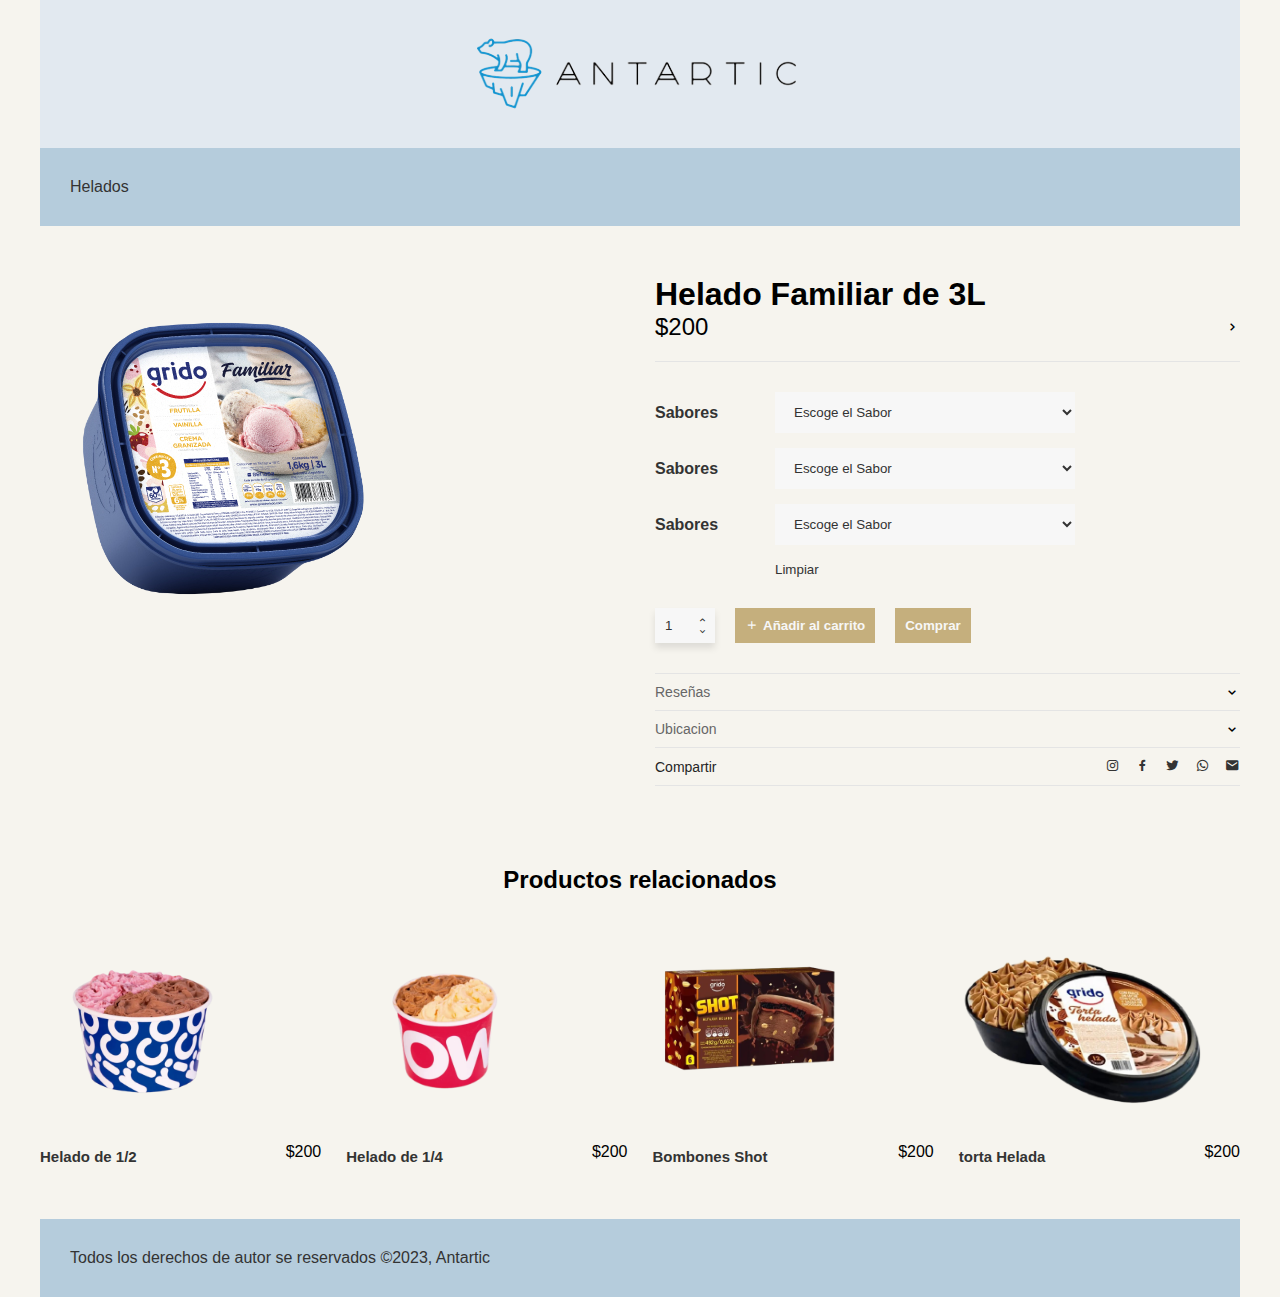
<file: compraproducto/heladofamiliar.html>
<!DOCTYPE html>
<html lang="en">
  <head>
    <meta charset="UTF-8" />
    <meta name="viewport" content="width=device-width, initial-scale=1.0" />
    <link rel="icon" href="../images/el_goatv2.ico" />
    <link rel="stylesheet" href="./style.css" />
    <link
      href="https://unpkg.com/boxicons@2.1.4/css/boxicons.min.css"
      rel="stylesheet"
    />
    <title>HELADO fAMILIAR 3L</title>
  </head>
  <body>
    <header>
      <a href="../index.html"
        ><img src="../images/el_goat-removebg-preview.png"
      /></a>
    </header>

    <div class="container-title">Helados</div>

    <main>
      <div class="container-img">
        <img src="../images/familiar-3.png" />
      </div>
      <div class="container-info-product">
        <h1>Helado Familiar de 3L</h1>
        <div class="container-price">
          <span>$200</span>
          <i class="bx bx-chevron-right"></i>
        </div>
        <div class="container-details-product">
          <div class="form-group">
            <label for="sabor">Sabores</label>
            <select name="sabor" id="sabor">
              <option disabled selected value="">Escoge el Sabor</option>
              <option value="Frutilla">Frutilla</option>
              <option value="Limon">Limon</option>
              <option value="Chocolate">Chocolate</option>
              <option value="Dulce de leche">Dulce de leche</option>
              <option value="Chocolate blanco">Chocolate blanco</option>
              <option value="Crema Americana">Crema Americana</option>
              <option value="Menta Granizada">Menta Granizada</option>
              <option value="Vainilla">Vainilla</option>
              <option value="Quinotos al Wisky">Quinotos al Wisky</option>
              <option value="Flan">Flan</option>
              <option value="Banana Split">Banana Split</option>
              <option value="Crema Cookie">Crema Cookie</option>
              <option value="Marroc">Marroc</option>
              <option value="Maracuya">Maracuya</option>
              <option value="Mantecol">Mantecol</option>
              <option value="Chocolate Suizo">Chocolate Suizo</option>
              <option value="Frutos del bosque">Frutos del bosque</option>
            </select>
          </div>
          <div class="form-group">
            <label for="sabor">Sabores</label>
            <select name="sabor" id="sabor">
              <option disabled selected value="">Escoge el Sabor</option>
              <option value="Frutilla">Frutilla</option>
              <option value="Limon">Limon</option>
              <option value="Chocolate">Chocolate</option>
              <option value="Dulce de leche">Dulce de leche</option>
              <option value="Chocolate blanco">Chocolate blanco</option>
              <option value="Crema Americana">Crema Americana</option>
              <option value="Menta Granizada">Menta Granizada</option>
              <option value="Vainilla">Vainilla</option>
              <option value="Quinotos al Wisky">Quinotos al Wisky</option>
              <option value="Flan">Flan</option>
              <option value="Banana Split">Banana Split</option>
              <option value="Crema Cookie">Crema Cookie</option>
              <option value="Marroc">Marroc</option>
              <option value="Maracuya">Maracuya</option>
              <option value="Mantecol">Mantecol</option>
              <option value="Chocolate Suizo">Chocolate Suizo</option>
              <option value="Frutos del bosque">Frutos del bosque</option>
            </select>
          </div>
          <div class="form-group">
            <label for="sabor">Sabores</label>
            <select name="sabor" id="sabor">
              <option disabled selected value="">Escoge el Sabor</option>
              <option value="Frutilla">Frutilla</option>
              <option value="Limon">Limon</option>
              <option value="Chocolate">Chocolate</option>
              <option value="Dulce de leche">Dulce de leche</option>
              <option value="Chocolate blanco">Chocolate blanco</option>
              <option value="Crema Americana">Crema Americana</option>
              <option value="Menta Granizada">Menta Granizada</option>
              <option value="Vainilla">Vainilla</option>
              <option value="Quinotos al Wisky">Quinotos al Wisky</option>
              <option value="Flan">Flan</option>
              <option value="Banana Split">Banana Split</option>
              <option value="Crema Cookie">Crema Cookie</option>
              <option value="Marroc">Marroc</option>
              <option value="Maracuya">Maracuya</option>
              <option value="Mantecol">Mantecol</option>
              <option value="Chocolate Suizo">Chocolate Suizo</option>
              <option value="Frutos del bosque">Frutos del bosque</option>
            </select>
          </div>
          <button class="btn-clean">Limpiar</button>
        </div>
        <div class="container-add-cart">
          <div class="container-quantity">
            <input
              type="number"
              placeholder="1"
              value="1"
              min="1"
              class="input-quantity"
            />
            <div class="btn-increment-decrement">
              <i class="bx bx-chevron-up" id="increment"></i>
              <i class="bx bx-chevron-down" id="decrement"></i>
            </div>
          </div>
          <button class="btn-add-to-cart">
            <i class="bx bx-plus"></i>
            <a href="#" class="agregar-carrito">Añadir al carrito</a>
          </button>
          <button class="btn-buy">Comprar</button>
        </div>
        <div class="container-reviews">
          <div class="title-reviews">
            <h4>Reseñas</h4>
            <i class="bx bx-chevron-down"></i>
          </div>
          <div class="text-reviews hidden">
            <p>-------------------</p>
          </div>
        </div>
        <div class="container-reviews">
          <div class="title-maps">
            <h4>Ubicacion</h4>
            <i class="bx bx-chevron-down"></i>
          </div>
          <div class="text-maps hidden">
            <iframe
              src="https://www.google.com/maps/embed?pb=!1m18!1m12!1m3!1d53124.07695811634!2d-65.50489327432992!3d-33.676465686213945!2m3!1f0!2f0!3f0!3m2!1i1024!2i768!4f13.1!3m3!1m2!1s0x95d16a8988796ca7%3A0x178c644094662e35!2sVilla%20Mercedes%2C%20San%20Luis!5e0!3m2!1ses-419!2sar!4v1700928275385!5m2!1ses-419!2sar"
              width="400"
              height="200"
              style="border: 0"
              allowfullscreen=""
              loading="lazy"
              referrerpolicy="no-referrer-when-downgrade"
            ></iframe>
          </div>
        </div>
        <div class="container-social">
          <span>Compartir</span>
          <div class="container-buttons-social">
            <a href=""><i class="bx bxl-instagram"></i></a>
            <a href=""><i class="bx bxl-facebook"></i></a>
            <a href=""><i class="bx bxl-twitter"></i></a>
            <a href=""><i class="bx bxl-whatsapp"></i></a>
            <a href=""><i class="bx bxs-envelope"></i></a>
          </div>
        </div>
      </div>
    </main>

    <section class="container-related-products">
      <h2>Productos relacionados</h2>
      <div class="card-list-products">
        <div class="card">
          <div class="card-img">
            <img src="../images/helado_un_medio.png" alt="producto-1" />
          </div>
          <div class="info-card">
            <div class="text-product">
              <h3><a href="./helado12kg.html">Helado de 1/2</a></h3>
            </div>
            <div class="price">$200</div>
          </div>
        </div>
        <div class="card">
          <div class="card-img">
            <img src="../images/heladoun_cuarto.png" alt="producto-2" />
          </div>
          <div class="info-card">
            <div class="text-product">
              <h3><a href="./heladoun-cuarto.html">Helado de 1/4</a></h3>
            </div>
            <div class="price">$200</div>
          </div>
        </div>
        <div class="card">
          <div class="card-img">
            <img src="../images/bombonesshot.png" alt="producto-3" />
          </div>
          <div class="info-card">
            <div class="text-product">
              <h3><a href="./bombonesshot.html">Bombones Shot</a></h3>
            </div>
            <div class="price">$200</div>
          </div>
        </div>
        <div class="card">
          <div class="card-img">
            <img src="../images/tortaHelada.png" alt="producto-4" />
          </div>
          <div class="info-card">
            <div class="text-product">
              <h3><a href="./tortaHelada.html">torta Helada</a></h3>
            </div>
            <div class="price">$200</div>
          </div>
        </div>
      </div>
    </section>

    <footer>
      <p>Todos los derechos de autor se reservados &copy;2023, Antartic</p>
    </footer>

    <script src="./scritp.js"></script>
  </body>
</html>
</file>
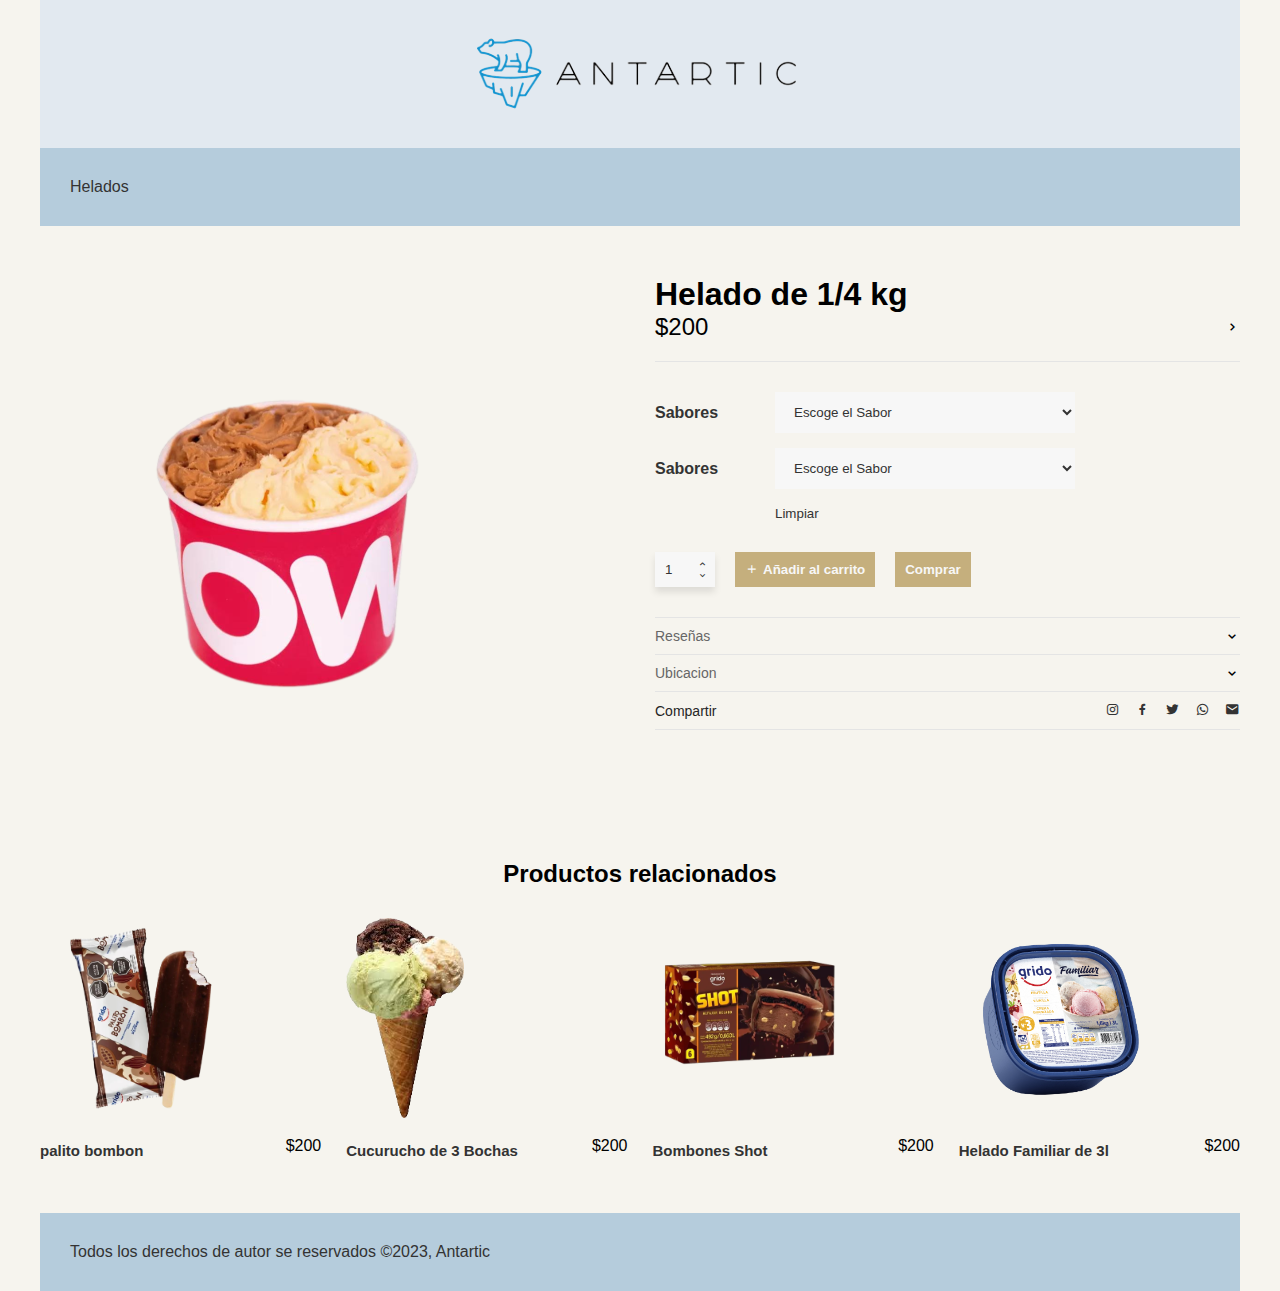
<file: compraproducto/heladoun-cuarto.html>
<!DOCTYPE html>
<html lang="en">
  <head>
    <meta charset="UTF-8" />
    <meta name="viewport" content="width=device-width, initial-scale=1.0" />
    <link rel="icon" href="../images/el_goatv2.ico" />
    <link rel="stylesheet" href="./style.css" />
    <link
      href="https://unpkg.com/boxicons@2.1.4/css/boxicons.min.css"
      rel="stylesheet"
    />
    <title>HELADO 1/4KG</title>
  </head>
  <body>
    <header>
      <a href="../index.html"
        ><img src="../images/el_goat-removebg-preview.png"
      /></a>
    </header>

    <div class="container-title">Helados</div>

    <main>
      <div class="container-img">
        <img src="../images/heladoun_cuarto.png" />
      </div>
      <div class="container-info-product">
        <h1>Helado de 1/4 kg</h1>
        <div class="container-price">
          <span>$200</span>
          <i class="bx bx-chevron-right"></i>
        </div>
        <div class="container-details-product">
          <div class="form-group">
            <label for="sabor">Sabores</label>
            <select name="sabor" id="sabor">
              <option disabled selected value="">Escoge el Sabor</option>
              <option value="Frutilla">Frutilla</option>
              <option value="Limon">Limon</option>
              <option value="Chocolate">Chocolate</option>
              <option value="Dulce de leche">Dulce de leche</option>
              <option value="Chocolate blanco">Chocolate blanco</option>
              <option value="Crema Americana">Crema Americana</option>
              <option value="Menta Granizada">Menta Granizada</option>
              <option value="Vainilla">Vainilla</option>
              <option value="Quinotos al Wisky">Quinotos al Wisky</option>
              <option value="Flan">Flan</option>
              <option value="Banana Split">Banana Split</option>
              <option value="Crema Cookie">Crema Cookie</option>
              <option value="Marroc">Marroc</option>
              <option value="Maracuya">Maracuya</option>
              <option value="Mantecol">Mantecol</option>
              <option value="Chocolate Suizo">Chocolate Suizo</option>
              <option value="Frutos del bosque">Frutos del bosque</option>
            </select>
          </div>
          <div class="form-group">
            <label for="sabor">Sabores</label>
            <select name="sabor" id="sabor">
              <option disabled selected value="">Escoge el Sabor</option>
              <option value="Frutilla">Frutilla</option>
              <option value="Limon">Limon</option>
              <option value="Chocolate">Chocolate</option>
              <option value="Dulce de leche">Dulce de leche</option>
              <option value="Chocolate blanco">Chocolate blanco</option>
              <option value="Crema Americana">Crema Americana</option>
              <option value="Menta Granizada">Menta Granizada</option>
              <option value="Vainilla">Vainilla</option>
              <option value="Quinotos al Wisky">Quinotos al Wisky</option>
              <option value="Flan">Flan</option>
              <option value="Banana Split">Banana Split</option>
              <option value="Crema Cookie">Crema Cookie</option>
              <option value="Marroc">Marroc</option>
              <option value="Maracuya">Maracuya</option>
              <option value="Mantecol">Mantecol</option>
              <option value="Chocolate Suizo">Chocolate Suizo</option>
              <option value="Frutos del bosque">Frutos del bosque</option>
            </select>
          </div>
          <button class="btn-clean">Limpiar</button>
        </div>
        <div class="container-add-cart">
          <div class="container-quantity">
            <input
              type="number"
              placeholder="1"
              value="1"
              min="1"
              class="input-quantity"
            />
            <div class="btn-increment-decrement">
              <i class="bx bx-chevron-up" id="increment"></i>
              <i class="bx bx-chevron-down" id="decrement"></i>
            </div>
          </div>
          <button class="btn-add-to-cart">
            <i class="bx bx-plus"></i>
            <a href="#" class="agregar-carrito">Añadir al carrito</a>
          </button>
          <button class="btn-buy">Comprar</button>
        </div>
        <div class="container-reviews">
          <div class="title-reviews">
            <h4>Reseñas</h4>
            <i class="bx bx-chevron-down"></i>
          </div>
          <div class="text-reviews hidden">
            <p>-------------------</p>
          </div>
        </div>
        <div class="container-reviews">
          <div class="title-maps">
            <h4>Ubicacion</h4>
            <i class="bx bx-chevron-down"></i>
          </div>
          <div class="text-maps hidden">
            <iframe
              src="https://www.google.com/maps/embed?pb=!1m18!1m12!1m3!1d53124.07695811634!2d-65.50489327432992!3d-33.676465686213945!2m3!1f0!2f0!3f0!3m2!1i1024!2i768!4f13.1!3m3!1m2!1s0x95d16a8988796ca7%3A0x178c644094662e35!2sVilla%20Mercedes%2C%20San%20Luis!5e0!3m2!1ses-419!2sar!4v1700928275385!5m2!1ses-419!2sar"
              width="400"
              height="200"
              style="border: 0"
              allowfullscreen=""
              loading="lazy"
              referrerpolicy="no-referrer-when-downgrade"
            ></iframe>
          </div>
        </div>
        <div class="container-social">
          <span>Compartir</span>
          <div class="container-buttons-social">
            <a href=""><i class="bx bxl-instagram"></i></a>
            <a href=""><i class="bx bxl-facebook"></i></a>
            <a href=""><i class="bx bxl-twitter"></i></a>
            <a href=""><i class="bx bxl-whatsapp"></i></a>
            <a href=""><i class="bx bxs-envelope"></i></a>
          </div>
        </div>
      </div>
    </main>

    <section class="container-related-products">
      <h2>Productos relacionados</h2>
      <div class="card-list-products">
        <div class="card">
          <div class="card-img">
            <img src="../images/palitobombon.png" alt="producto-1" />
          </div>
          <div class="info-card">
            <div class="text-product">
              <h3><a href="./palitosbombon.html">palito bombon</a></h3>
            </div>
            <div class="price">$200</div>
          </div>
        </div>
        <div class="card">
          <div class="card-img">
            <img src="../images/cucurucho.png" alt="producto-2" />
          </div>
          <div class="info-card">
            <div class="text-product">
              <h3><a href="./cucurucho.html">Cucurucho de 3 Bochas</a></h3>
            </div>
            <div class="price">$200</div>
          </div>
        </div>
        <div class="card">
          <div class="card-img">
            <img src="../images/bombonesshot.png" alt="producto-3" />
          </div>
          <div class="info-card">
            <div class="text-product">
              <h3><a href="./bombonesshot.html">Bombones Shot</a></h3>
            </div>
            <div class="price">$200</div>
          </div>
        </div>
        <div class="card">
          <div class="card-img">
            <img src="../images/familiar-3.png" alt="producto-4" />
          </div>
          <div class="info-card">
            <div class="text-product">
              <h3><a href="./heladofamiliar.html">Helado Familiar de 3l</a></h3>
            </div>
            <div class="price">$200</div>
          </div>
        </div>
      </div>
    </section>

    <footer>
      <p>Todos los derechos de autor se reservados &copy;2023, Antartic</p>
    </footer>

    <script src="./scritp.js"></script>
  </body>
</html>
</file>
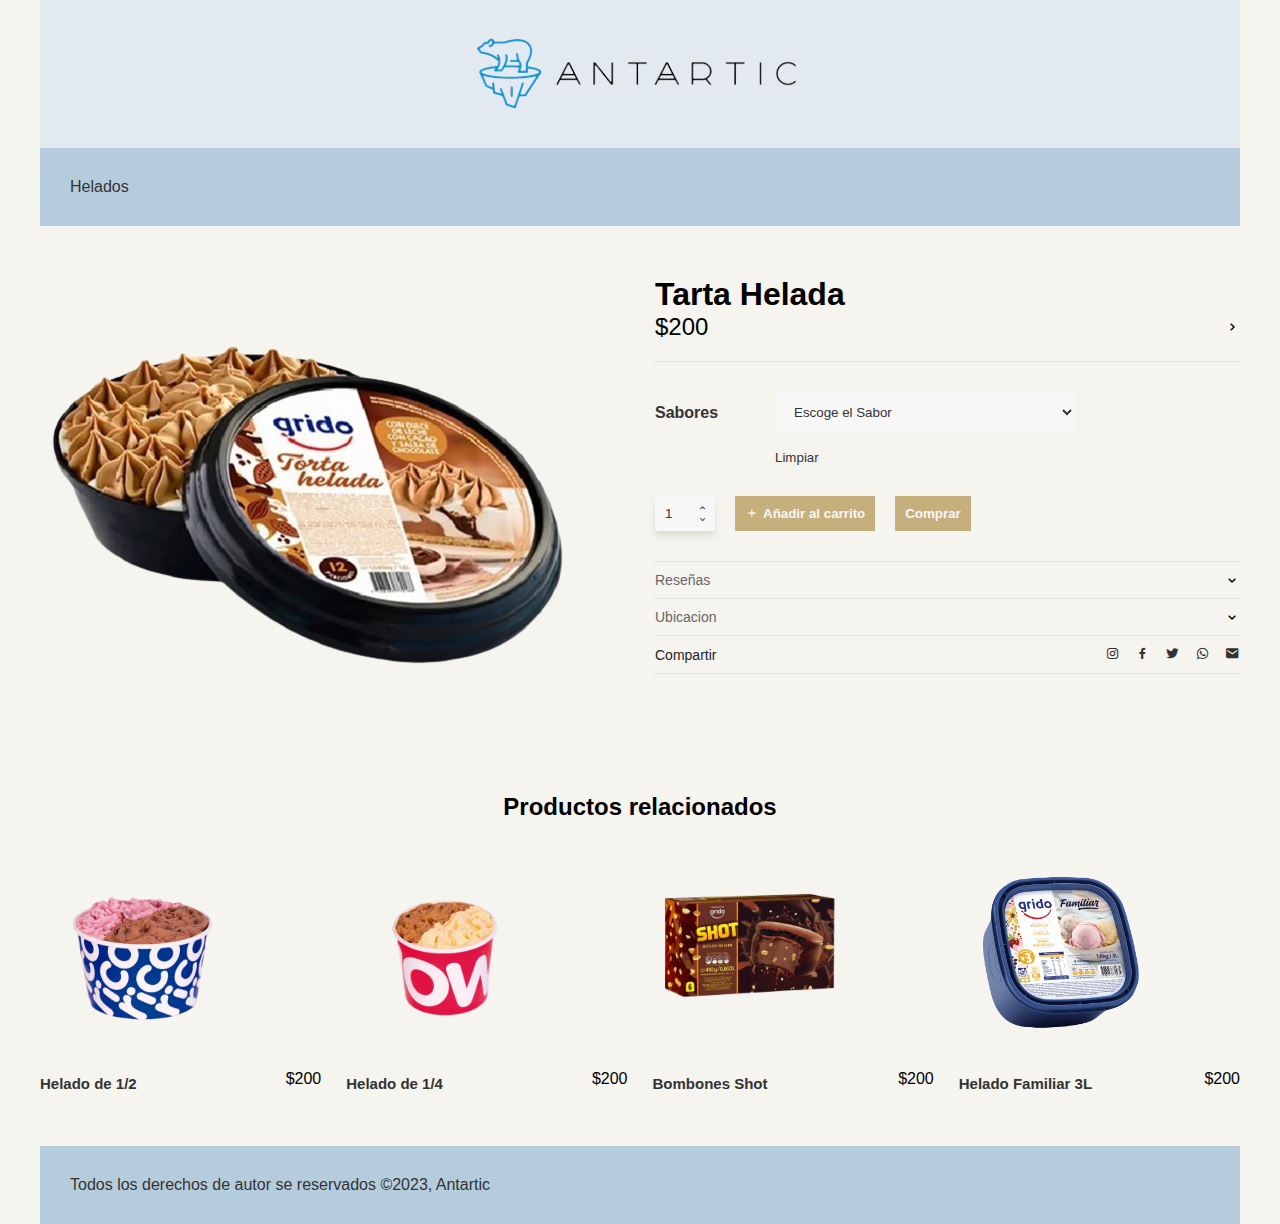
<file: compraproducto/tortaHelada.html>
<!DOCTYPE html>
<html lang="en">
  <head>
    <meta charset="UTF-8" />
    <meta name="viewport" content="width=device-width, initial-scale=1.0" />
    <link rel="icon" href="../images/el_goatv2.ico" />
    <link rel="stylesheet" href="./style.css" />
    <link
      href="https://unpkg.com/boxicons@2.1.4/css/boxicons.min.css"
      rel="stylesheet"
    />
    <title>TARTA HELADA</title>
  </head>
  <body>
    <header>
      <a href="../index.html"
        ><img src="../images/el_goat-removebg-preview.png"
      /></a>
    </header>

    <div class="container-title">Helados</div>

    <main>
      <div class="container-img">
        <img src="../images/tortaHelada.png" />
      </div>
      <div class="container-info-product">
        <h1>Tarta Helada</h1>
        <div class="container-price">
          <span>$200</span>
          <i class="bx bx-chevron-right"></i>
        </div>
        <div class="container-details-product">
          <div class="form-group">
            <label for="sabor">Sabores</label>
            <select name="sabor" id="sabor">
              <option disabled selected value="">Escoge el Sabor</option>
              <option value="Frutilla">Oreo</option>
              <option value="Limon">Milka</option>
              <option value="Chocolate">Dulce de Leche</option>
            </select>
          </div>
          <button class="btn-clean">Limpiar</button>
        </div>
        <div class="container-add-cart">
          <div class="container-quantity">
            <input
              type="number"
              placeholder="1"
              value="1"
              min="1"
              class="input-quantity"
            />
            <div class="btn-increment-decrement">
              <i class="bx bx-chevron-up" id="increment"></i>
              <i class="bx bx-chevron-down" id="decrement"></i>
            </div>
          </div>
          <button class="btn-add-to-cart">
            <i class="bx bx-plus"></i>
            <a href="#" class="agregar-carrito">Añadir al carrito</a>
          </button>
          <button class="btn-buy">Comprar</button>
        </div>
        <div class="container-reviews">
          <div class="title-reviews">
            <h4>Reseñas</h4>
            <i class="bx bx-chevron-down"></i>
          </div>
          <div class="text-reviews hidden">
            <p>-------------------</p>
          </div>
        </div>
        <div class="container-reviews">
          <div class="title-maps">
            <h4>Ubicacion</h4>
            <i class="bx bx-chevron-down"></i>
          </div>
          <div class="text-maps hidden">
            <iframe
              src="https://www.google.com/maps/embed?pb=!1m18!1m12!1m3!1d53124.07695811634!2d-65.50489327432992!3d-33.676465686213945!2m3!1f0!2f0!3f0!3m2!1i1024!2i768!4f13.1!3m3!1m2!1s0x95d16a8988796ca7%3A0x178c644094662e35!2sVilla%20Mercedes%2C%20San%20Luis!5e0!3m2!1ses-419!2sar!4v1700928275385!5m2!1ses-419!2sar"
              width="400"
              height="200"
              style="border: 0"
              allowfullscreen=""
              loading="lazy"
              referrerpolicy="no-referrer-when-downgrade"
            ></iframe>
          </div>
        </div>
        <div class="container-social">
          <span>Compartir</span>
          <div class="container-buttons-social">
            <a href=""><i class="bx bxl-instagram"></i></a>
            <a href=""><i class="bx bxl-facebook"></i></a>
            <a href=""><i class="bx bxl-twitter"></i></a>
            <a href=""><i class="bx bxl-whatsapp"></i></a>
            <a href=""><i class="bx bxs-envelope"></i></a>
          </div>
        </div>
      </div>
    </main>

    <section class="container-related-products">
      <h2>Productos relacionados</h2>
      <div class="card-list-products">
        <div class="card">
          <div class="card-img">
            <img src="../images/helado_un_medio.png" alt="producto-1" />
          </div>
          <div class="info-card">
            <div class="text-product">
              <h3><a href="helado12kg.html">Helado de 1/2</a></h3>
            </div>
            <div class="price">$200</div>
          </div>
        </div>
        <div class="card">
          <div class="card-img">
            <img src="../images/heladoun_cuarto.png" alt="producto-2" />
          </div>
          <div class="info-card">
            <div class="text-product">
              <h3><a href="heladoun-cuarto.html">Helado de 1/4</a></h3>
            </div>
            <div class="price">$200</div>
          </div>
        </div>
        <div class="card">
          <div class="card-img">
            <img src="../images/bombonesshot.png" alt="producto-3" />
          </div>
          <div class="info-card">
            <div class="text-product">
              <h3><a href="./bombonesshot.html">Bombones Shot</a></h3>
            </div>
            <div class="price">$200</div>
          </div>
        </div>
        <div class="card">
          <div class="card-img">
            <img src="../images/familiar-3.png" alt="producto-4" />
          </div>
          <div class="info-card">
            <div class="text-product">
              <h3><a href="./heladofamiliar.html">Helado Familiar 3L</a></h3>
            </div>
            <div class="price">$200</div>
          </div>
        </div>
      </div>
    </section>

    <footer>
      <p>Todos los derechos de autor se reservados &copy;2023, Antartic</p>
    </footer>

    <script src="./scritp.js"></script>
  </body>
</html>
</file>
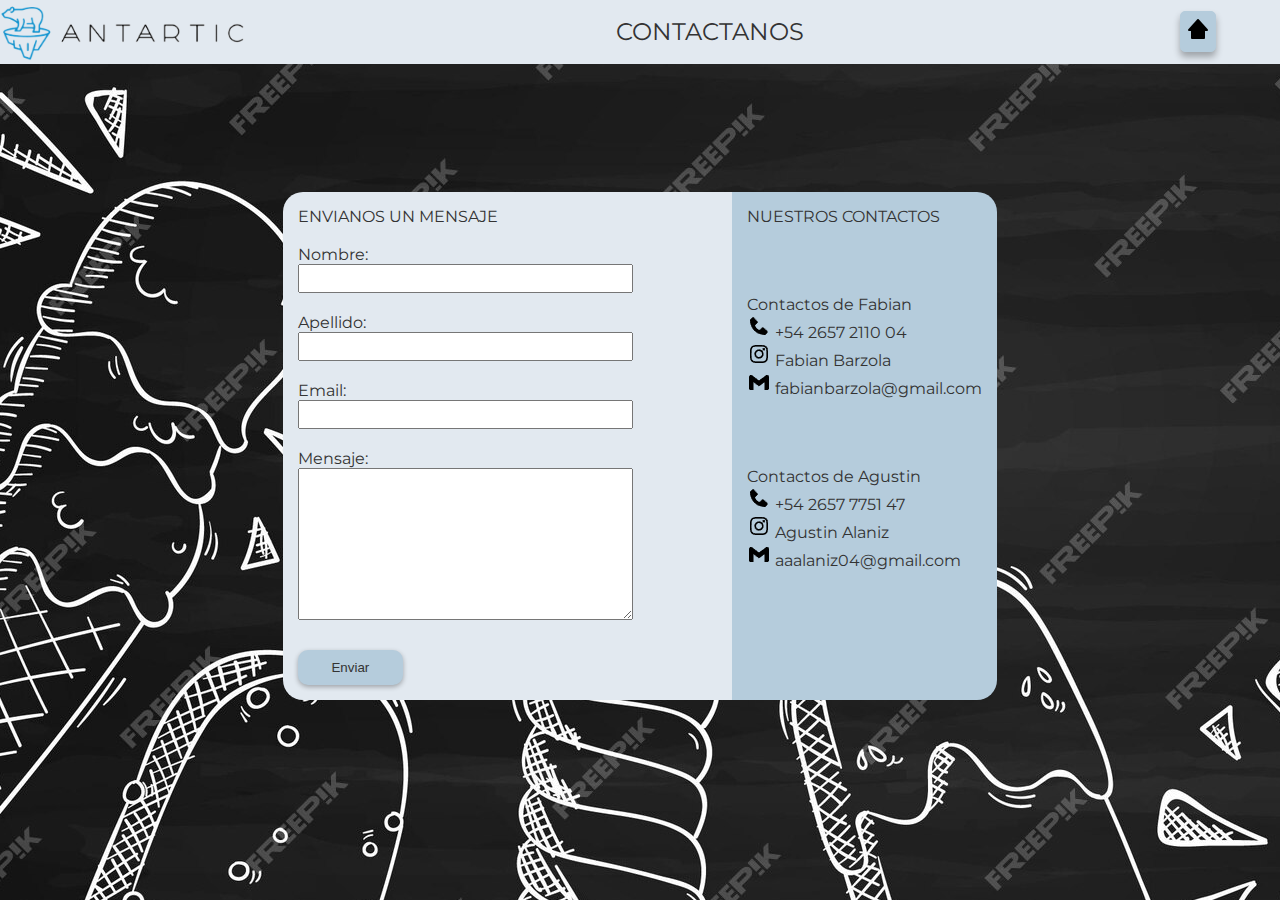
<file: contactanos/contacto.html>
<!DOCTYPE html>
<html>
  <head>
    <title>Contactanos</title>
    <link rel="icon" href="../images/el_goatv2.ico" />
    <link rel="stylesheet" href="contacto.css" />
    <link rel="preconnect" href="https://fonts.googleapis.com" />
    <link rel="preconnect" href="https://fonts.gstatic.com" crossorigin />
    <link
      href="https://fonts.googleapis.com/css2?family=Montserrat:wght@100;300;400;700&display=swap"
      rel="stylesheet"
    />
  </head>
  <body>
    <header>
      <nav>
        <img
          id="logo"
          src="../images/el_goat-removebg-preview.png"
          width="250"
        />
        <p id="contactar-text">CONTACTANOS</p>
        <a id="btn" href="../index.html"
          ><img src="../images/bxs-home-alt-2.png"
        /></a>
      </nav>
    </header>

    <div id="contacto">
      <form action="../index.html">
        <p>ENVIANOS UN MENSAJE</p>
        <br />
        <p>Nombre:</p>
        <input type="text" />
        <p>Apellido:</p>
        <input type="text" />
        <p>Email:</p>
        <input type="email" />
        <p>Mensaje:</p>
        <textarea cols="50" rows="10"></textarea>
        <button type="submit">Enviar</button>
      </form>

      <div id="info">
        <p>NUESTROS CONTACTOS</p>
        <br />
        <p id="Nuestos-contactos-F">Contactos de Fabian</p>
        <p><img src="../images/bxs-phone.png" /> +54 2657 2110 04</p>
        <a href="https://www.instagram.com/fabianbarzola/" target="_blank"
          ><img src="../images/bxl-instagram.png" /> Fabian Barzola</a
        >
        <p><img src="../images/bxl-gmail.png" /> fabianbarzola@gmail.com</p>
        <br />
        <p id="Nuestos-contactos-A">Contactos de Agustin</p>
        <p><img src="../images/bxs-phone.png" /> +54 2657 7751 47</p>
        <a href="https://www.instagram.com/agus_alaniz_4/" target="_blank"
          ><img src="../images/bxl-instagram.png" /> Agustin Alaniz</a
        >
        <p><img src="../images/bxl-gmail.png" /> aaalaniz04@gmail.com</p>
      </div>
    </div>
  </body>
</html>
</file>
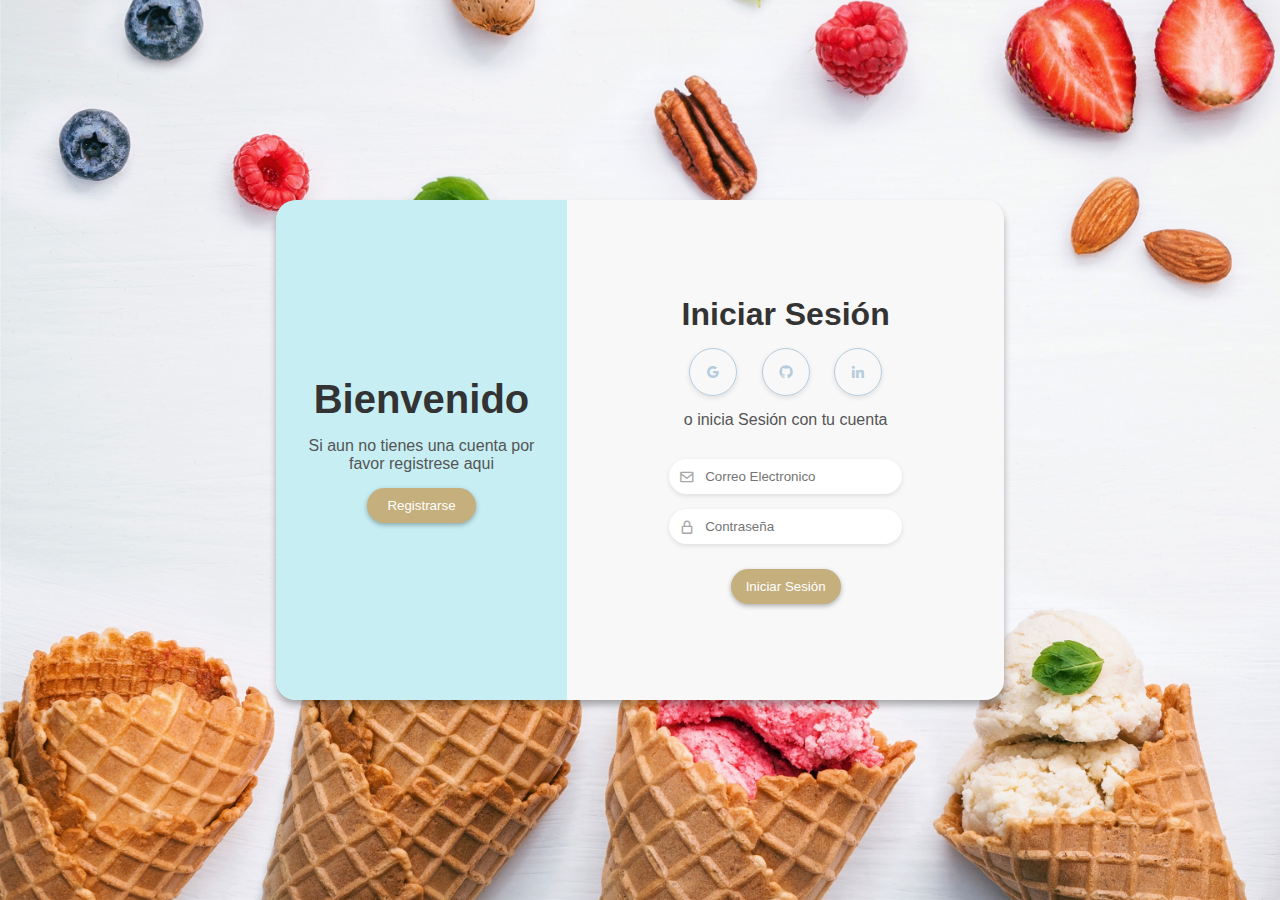
<file: login/sesion.html>
<!DOCTYPE html>
<html lang="en">
<head>
    <meta charset="UTF-8">
    <meta name="viewport" content="width=device-width, initial-scale=1.0">
    <link href='https://unpkg.com/boxicons@2.1.4/css/boxicons.min.css' rel='stylesheet'>
    <link rel="stylesheet" href="sesion.css">
    <link rel="icon" href="../images/el_goatv2.ico">
    <title>Inicio de sesion</title>
</head>
<body>

    <div class="container-form register hide" >
        <div class="information" >
            <div class="info-childs">
                <h2>Bienvenido</h2>
                <p>Si tienes una cuenta inicie sesion aqui</p>
                <input type="button" value="Iniciar Sesión" id="sign-in">
            </div>
        </div>
        <div class="form-information">
            <div class="form-information-childs">
                <h2>Crear una Cuenta</h2>
                <div class="icons">
                    <i class='bx bxl-google'></i>
                    <i class='bx bxl-github'></i>
                    <i class='bx bxl-linkedin'></i>
                </div>
                <p>o usa tu email para registrarse</p>

                <form class="form" action="../index.html">
                    <label>
                        <i class='bx bx-user' ></i>
                        <input type="text" placeholder="Nombre Completo">
                    </label>
                    <label>
                        <i class='bx bx-envelope' ></i>
                        <input type="email" placeholder="Correo Electronico">
                    </label>
                    <label>
                        <i class='bx bx-lock-alt' ></i>
                        <input type="password" placeholder="Contraseña">
                    </label>
                    <label>
                        <i class='bx bx-lock-alt' ></i>
                        <input type="password" placeholder="Contraseña Nuevamente">
                    </label>
                    <input type="submit" value="Registrarse">
                </form>
            </div>
        </div>
    </div>


    <div class="container-form login">
        <div class="information">
            <div class="info-childs">
                <h2>Bienvenido</h2>
                <p>Si aun no tienes una cuenta por favor registrese aqui</p>
                <input type="button" value="Registrarse" id="sign-up">
            </div>
        </div>
        <div class="form-information">
            <div class="form-information-childs">
                <h2>Iniciar Sesión</Section></h2>
                <div class="icons">
                    <i class='bx bxl-google'></i>
                    <i class='bx bxl-github'></i>
                    <i class='bx bxl-linkedin'></i>
                </div>
                <p>o inicia Sesión con tu cuenta</p>
                <form class="form" action="../index.html">
                    <label>
                        <i class='bx bx-envelope' ></i>
                        <input type="email" placeholder="Correo Electronico">
                    </label>
                    <label>
                        <i class='bx bx-lock-alt' ></i>
                        <input type="password" placeholder="Contraseña">
                    </label>
                    <input type="submit" value="Iniciar Sesión">
                </form>
            </div>
        </div>
    </div>
    <script src="../login/sesion.js"></script>
</body>
</html>
</file>
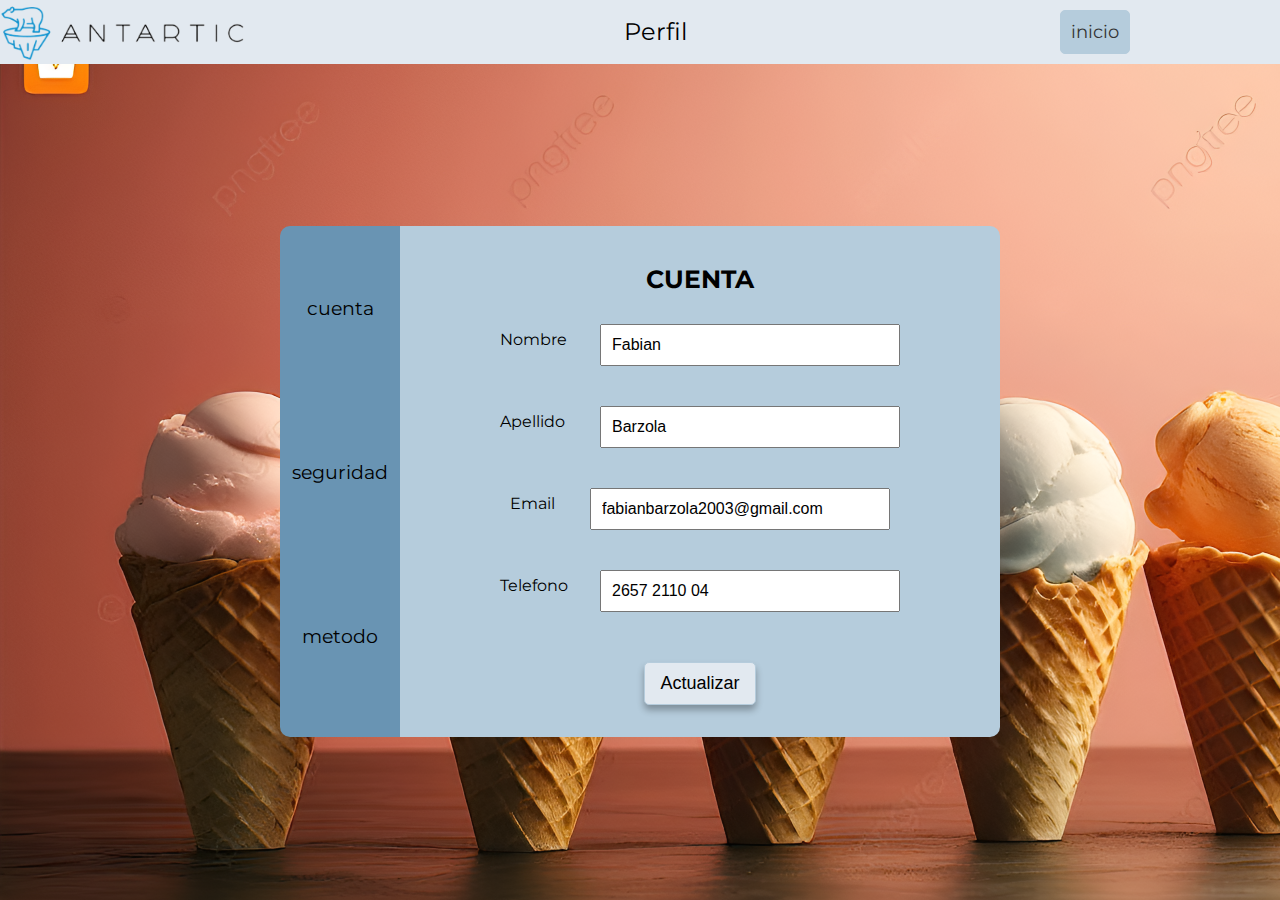
<file: perfil/perfil.html>
<!DOCTYPE html>
<html>
  <head>
    <link rel="preconnect" href="https://fonts.googleapis.com" />
    <link rel="preconnect" href="https://fonts.gstatic.com" crossorigin />
    <link
      href="https://fonts.googleapis.com/css2?family=Montserrat:wght@100;300;400;700&display=swap"
      rel="stylesheet"
    />
    <link rel="icon" href="../images/el_goatv2.ico" />
    <link rel="stylesheet" href="perfil.css" />
    <meta http-equiv=”Content-Type” content=”text/html; charset=ISO-8859-1″ />
    <meta http-equiv=”Content-Type” content=”text/html; charset=UTF-8″ />
    <title>Perfil</title>
  </head>

  <body>
    <header>
      <nav id="arriba">
        <img src="../images/el_goat-removebg-preview.png" />
        <p id="tituloPerfil">Perfil</p>
        <a href="../index.html">inicio</a>
      </nav>
    </header>
    <main class="main">
      <aside class="aside">
        <nav class="barra">
          <ul class="botonesNav">
            <li><button id="btnCuenta">cuenta</button></li>
            <li><button id="btnSeguridad">seguridad</button></li>
            <li><button id="btnMetodo">metodo</button></li>
          </ul>
        </nav>
      </aside>
      <section id="info">
        <article class="item" style="height: 511px">
          <p class="tittle">CUENTA</p>
          <div id="name">
            <p>Nombre</p>
            <input type="text" value="Fabian" />
          </div>
          <div id="last-name">
            <p>Apellido</p>
            <input type="text" value="Barzola" />
          </div>
          <div id="mail">
            <p>Email</p>
            <input type="email" value="fabianbarzola2003@gmail.com" />
          </div>
          <div id="phone">
            <p>Telefono</p>
            <input type="text" value="2657 2110 04" />
          </div>
          <button type="button" id="btn">Actualizar</button>
        </article>
      </section>
    </main>

    <!-- <ul id="list">
        <li class="item">
            <p class="tittle">CUENTA</p>
            <div id="name">
                <p>Nombre</p>
                <input type="text" value="Fabian">
            </div> 
            <div id="last-name">
                <p>Apellido</p>
                <input type="text" value="Barzola">
            </div>
            <div id="mail">
                <p>Email</p>
                <input type="email" value="fabianbarzola2003@gmail.com">
            </div>
            <div id="phone">
                <p>Telefono</p>
            <input type="text" value="2657 2110 04">
            </div>
            <button type="button" id="btn">Actualizar</button>
        </li>


        <li class="item">
            <p class="tittle">SEGURIDAD</p>
            <div id="passActual">
                <p>Contraseña actual</p>
                <input type="text" value="Fabian">
            </div> 
            <div id="newPass">
                <p>Nueva contraseña</p>
                <input type="text" value="Barzola">
            </div>
            <div id="rePass">
                <p>Repetir contraseña</p>
                <input type="email" value="fabianbarzola2003@gmail.com">
            </div>
            <button type="button" id="btn">Actualizar</button>
        </li>


        <li class="item">
            <p class="tittle">METODO DE PAGO</p>
            <div id="method">
                <p id="metodo">Metodo de pago actual</p>
                    <div id="txtandimg">
                        <span id="pagoActual">Mercado pago</span>
                        <img id="imgpago" src="../images/mp.png">
                    </div>
            </div> 
            <div id="opcionespago" class="opciones">
                <p id="pagotxt">Opciones de pago</p>    
                <img class="optionsImg" src="../images/Mastercard_2019_logo.svg.png">
                <img class="optionsImg" src="../images/visa.png">
                <img class="optionsImg" src="../images/mp.png">    
            </div>
            
            <button type="button" id="btn">Actualizar</button>
        </li>
    </ul>  -->
  </body>
  <script src="./perfil.js" defer></script>
</html>
</file>
<file: landing/landing.css>
*{
    margin: 0;
    padding: 0;
    box-sizing: border-box;
    text-decoration: none;
    list-style: none;
}
body{
    background-color: #f6f4ee;
    font-family: 'Montserrat', sans-serif;
    
 
}
header{
    background-color: #e2e9f0;
}
nav{
    display: flex;
    align-items: center;
    justify-content: space-between;
    padding-top: 0;
    padding-left: 5%;
    padding-right: 5%;
}
ul{
    display: flex;
}
ul li {
    list-style: none;
    padding: 10px;
   
}
.info{
    box-shadow: 0 5px 7px rgba(0, 0, 0, 0.3);
}

a{
    color: #333;
    text-decoration: none;
}
i:hover{
cursor: pointer;
}
#menu{
    background-color: #b5ccdc;
    justify-content: center; 
    box-shadow: 0 5px 7px rgba(0, 0, 0, 0.3);
    
}
img{
    width: 250px;
}
.user-ico{
    display: flex;
    align-items: center;
}
#user{
    width: 65%;
    
}
.info{
    margin: 10px 10px;
    border: solid thin #b5ccdc;
    border-radius: 5px;
    background-color: #b5ccdc;
    transition: 0.4s ease;
}
.info:hover{
    cursor: pointer;
    background-color: transparent;
}
#img-carrito{
    width: 100%;
    cursor: pointer;
}
.submenu{
    position: relative;
}

.submenu #carrito{
    display: none;
}
.submenu #catalogo{
    display: none;
}

.submenu:hover #catalogo{
    display: block;
    position: absolute;
    left: 0;
    backdrop-filter: blur(10px);
    background-color: #e2e9f0;
    box-shadow: 0 5px 7px rgba(0, 0, 0, 0.1);
    top: 100%;
    z-index: 2;
    padding: 20px;
    min-width: 400px;
}

.submenu:hover #carrito{
    display: block;
    position: absolute;
    left: 0;
    backdrop-filter: blur(10px);
    background-color: #e2e9f0;
    box-shadow: 0 5px 7px rgba(0, 0, 0, 0.1);
    top: 100%;
    z-index: 2;
    padding: 20px;
    min-width: 400px;
}

table{
    width: 100%;
}
th, td{
    color: #333;
}
.borrar{
    background-color: #e2e9f0;
    border-radius: 50%;
    padding:5px 10px;
    text-decoration: none;
}

input{
    outline: none;
    box-sizing: border-box;
    border-radius: 20px;
    padding: 5px;
}

.container{
    width: 100%;
    margin: 0 auto;
}
.header{
    display: flex;
    align-items: center;
    min-width: 70svh;
}
.swiper-slide{ 
    padding: 0 80px 50px 80px;
    display: flex;
    justify-content: center;
    align-items: center;
}


.swiper-button-prev::after {
    font-size: 25px;
}
.swiper-button-next::after {
    font-size: 25px;
}
.swiper-button-prev {
    color: black;
}
.swiper-button-next{
    color: black;
}
.swiper-pagination-bullet{
    background-color: black;
}

.swiper-pagination-bullet-active {
    background-color:black;
}

.categorias{
  text-align: left;
  display: grid;
  grid-template-columns: repeat(2, 1fr);
}
.categoria{
    display: flex;
    align-items: center;
    padding: 35px;
}

.categoria img {
    width: 150px;
}
.categoria-1{
    width: 50%;
}
.categoria-1 h3{
    color: #333;
    font-size: 22px;
    font-weight: 600;
}
.categoria-1 p{
    color: #333;
    font-size: 18px;
}

.categoria-img{
    width: 50%;
}

.header-content{
    padding: 200px 0 100px 0;    
}

.header-info{
    display: flex;
}
.header-txt{
    width: 50%;
}
.header-txt h1 {
    font-size: 50px;
    color: #333;
    text-transform: capitalize;
}

.header-img { 
    text-align: right;
}

.header-img img { 
    width: 500px;
}

.price{
    text-align: center;
    display: flex;
    margin: 20px 0;
}

.price-1 {
    font-size: 30px;
    color: black;
    text-decoration: line-through;
    margin-right: 25px;
}

.price-2 {
    font-size: 30px;
    color: black important;
}

.Btn-1 {
    display: inline-block;
    background-color:#c5af7d;
    color: #f6f4ee;
    font-size: 16px;
    padding: 10px 25px;
    border-radius: 25px;
    margin-top: 40px;
    box-shadow: 0 5px 7px rgba(0, 0, 0, 0.3);
    transition: all 0.2s ease;
}

.Btn-1:hover {
    background-color: transparent;
    color: #333;
}

hr {
    border: 1px solid gray;
}

.promo h2 {
    text-align: center;
    font-size: 50px;
    color: #333;
    border-bottom: 35px;
}

.limk{
    width: 20%;
}
.limk h3{
    color: #333;
    margin-top: 20px;
}
.limk a {
    color: #333;
    font-size: 16px;
    display: block;
    margin-bottom: 10px;
}

.limk p{
    color: #333;
    font-size: 16px; 
}
.product img{
   width: 150px;
   margin-bottom: 15px;
}


.products h2 {
    font-size: 50px;
    color: #333;
    text-align: center;
    margin-bottom: 70px;
}

.product{
    

    text-align: center;
}

.product-txt h3{
    font-size: 18px;
    color: #333;
    margin-bottom: 15px;
}

.product-txt p{
    color: black;
    font-size: 16px;
    margin-bottom: 15px;
}

.precio{
    color:black
}

.btn-3{
    display: inline-block;
    padding: 10px 25px;
    font-size: 14px;
    color: #333;
    border: 1px solid #c5af7d;
    border-radius: 25px;
    margin-top: 15px;
    box-shadow: 0 5px 7px rgba(0, 0, 0, 0.3);
    transition: all 0.2s ease;
}

.btn-3:hover{
    background-color: #c5af7d;
    color: #f6f4ee;
}

.comprar-producto{
    display: inline-block;
    padding: 10px 25px;
    font-size: 14px;
    color: #333;
    border: 1px solid #c5af7d;
    border-radius: 25px;
    margin-top: 15px;
    box-shadow: 0 5px 7px rgba(0, 0, 0, 0.3);
    transition: all 0.2s ease;
}

.comprar-producto:hover{
    background-color: #c5af7d;
    color: #f6f4ee;
}
#searchIcon{
    padding-left: 10px;
    transform: scale(1.4);
}

.contenedor-piepagina{
    display: flex;
    justify-content: space-between;
}

.footer{
text-align: center;
background-color: #b5ccdc;
color: var(--black);
padding: 2rem;
font-size: 1.5rem;
}
</file>
<file: compraproducto/style.css>
*{
    margin: 0;
    padding: 0;
    box-sizing: border-box;
    text-decoration: none;
    list-style: none;
}

body{
    background-color: #f6f4ee;
    font-family: 'Montserrat', sans-serif;
    max-width: 1200px;
    margin: 0 auto;
}

img{
    max-width: 100%;
    cursor: pointer;
}

header{
    background-color: #e2e9f0;
    justify-content: center;
    padding-top: 0;
    padding-left: 5%;
    padding-right: 5%;
    display: flex;
    align-items: center;
    padding: 30px;
}

.container-title{
    padding: 30px;
    background-color:#b5ccdc;
    margin-bottom: 50px;
    color: #333;
}

main{
    display: flex;
    gap: 30px;
    margin-bottom: 80px;
}

.container-img{
    background-color: #f6f4ee;
    flex: 1;
}

.container-info-product{
    flex: 1;
    display: flex;
    flex-direction: column;
}

.container-price{
    padding-bottom: 20px;
    border-bottom: 1px solid #e4e4e4;
    display: flex;
    align-items: center;
    justify-content: space-between;
}

.container-price span{
    font-size: 24px;
    font-weight: 300;    
}

.container-details-product{
    padding: 30px 0;
}

.form-group{
    display: flex;
    align-items: center;
    gap: 20px;
    margin-bottom: 15px;
}

.form-group label{
    width: 100px;
    color: #333;
    font-weight: 700;
}

.form-group select{
    width: 300px;
    border: none;
    padding: 12px 15px;
    background-color: #f7f7f7;
    outline: none;
    color:#333;
}

.btn-clean{
    border: none;
    background: none;
    color: #333;
    margin-left: 120px;
    cursor: pointer;
}
.btn-clean:hover{
    color: #b5ccdc;
}

.container-add-cart{
    display: flex;
    gap: 20px;
    padding-bottom: 30px;
    border-bottom: 1px solid #e4e4e4;
}

.container-quantity{
    position: relative;   
}

.input-quantity{
    background-color: #f7f7f7;
    border: none;
    padding: 10px;
    width: 60px;
    height: 100;
    color: #333;
    font-weight: 500;
    box-shadow: 0 5px 7px rgba(0, 0, 0, 0.1);
}

.input-quantity:focus{
    outline: none;
}

.input-quantity::-webkit-inner-spin-button,
.input-quantity::-webkit-outer-spin-button{
    -webkit-appearance: none;
    appearance: none;
}

.btn-add-to-cart{
    text-decoration: none;
    border: none;
    background-color: #c5af7d;
    padding: 10px;
    color: #f7f7f7;
    display: flex;
    align-items: center;
    justify-content: center;
    gap: 5px;
    font-weight: 700;
    cursor: pointer;
}

.btn-add-to-cart:hover{
    background-color: #ddcda6;
    color: #333;
}
.btn-add-to-cart a{
    color:#f7f7f7;
    text-decoration: none;
}
.btn-add-to-cart a:hover{
    background-color: #ddcda6;
    color: #333;
}

.btn-buy{
    border: none;
    background-color: #c5af7d;
    padding: 10px;
    color: #f7f7f7;
    display: flex;
    align-items: center;
    justify-content: center;
    gap: 5px;
    font-weight: 700;
    cursor: pointer;
}

.btn-buy:hover{
    background-color: #ddcda6;
    color: #333;
}

.btn-increment-decrement{
    display: flex;
    flex-direction: column;
    position: absolute;
    top: 7px;
    right: 7px;
}

.btn-increment-decrement i{
    font-size: 11px;
    color: #333;
    cursor: pointer;
}

.bx-chevron-down:hover{
    color: #333;
}

.hidden{
    display: none;
}

.container-reviews{
    display: flex;
    flex-direction: column;
    border-bottom: 1px solid #e4e4e4;
    padding: 10px 0;
}

.title-reviews{
    display: flex;
    align-items: center;
    justify-content: space-between;
    cursor:pointer
}
.title-reviews h4{
    font-weight: 300;
    color:#666;
    font-size: 14px;

}

.text-reviews{
    font-size: 13px;
    color: #252525;
    line-height: 22px;
    margin-top: 25px;

}

.title-maps{
    display: flex;
    align-items: center;
    justify-content: space-between;
    cursor:pointer
}
.title-maps h4{
    font-weight: 300;
    color:#666;
    font-size: 14px;
}
.text-maps{
    font-size: 13px;
    color: #252525;
    line-height: 22px;
    margin-top: 25px;
}

.container-social{
    display: flex;
    justify-content: space-between;
    padding: 10px 0;
    align-items: center;
    border-bottom: 1px solid #e4e4e4;
}
.container-social span{
    font-weight: 300;
    color: #252525;
    font-size: 14px;
}

.container-buttons-social{
    display: flex;
    gap: 15px;
    align-items: center;
}

.container-buttons-social a:link,
.container-buttons-social a:visited{
    color: #333;
    font-size: 15px;
} 

.container-buttons-social a:hover{
    color: #c5af7d;
}


.container-related-products h2{
    text-align: center;
    margin-bottom: 30px;
}
.card-list-products{
    display: grid;
    grid-template-columns: repeat(4, 1fr);
    gap: 25px;
}

.card{
    cursor: pointer;
}
.card-img{
    background: transparent;
    margin-bottom: 15px;
}
.card-img img{
    height: 200px;
    object-fit: cover;
}

.info-card{
    display: flex;
    justify-content: space-between;
}

.text-product{
    color: #333;
    font-weight: 300;
    line-height: 1.4;
}
.text-product a{
    color: inherit;
    font-weight: inherit;
    font-size: 15px;
}
.text-product h3:hover{
    color: #c5af7d;
}

footer{
    padding: 30px;
    background-color: #b5ccdc;
    margin-top: 50px;
    color: #333;
}
</file>
<file: contactanos/contacto.css>
*{
    margin: 0;
    padding: 0;
    box-sizing: border-box;
    text-decoration: none;
    color: #333;
}
body{
    background-image: url(../images/fondoContacto.png);
    font-family: 'Montserrat', sans-serif;
}

nav{
    font-size: x-large;
    display: flex;
    align-items: center;
    justify-content: space-between;
    background-color: #e2e9f0;
}

#btn{
    font-size: large;
    padding: 5px 5px;
    margin: 10px 10px;
    margin-right: 5%;
    border: solid thin #b5ccdc;
    border-radius: 5px;
    background-color: #b5ccdc;
    box-shadow: 0 5px 7px rgba(0, 0, 0, 0.3);
    transition: 0.4s ease;
}
#btn:hover{
    cursor: pointer;
    background-color: transparent;
}

#contacto{
    display: flex;
    justify-content: center;
    margin-top: 10%;
    margin-left: 15%;
    margin-right:15%;
}
form{
    border-top-left-radius: 20px;
    border-bottom-left-radius: 20px;
    display: grid;
    background-color: #e2e9f0;
    padding: 15px;
}
#info{
    border-top-right-radius: 20px;
    border-bottom-right-radius: 20px;
    padding: 15px;
    background-color: #b5ccdc;
}
input{
    width: 80%;
    margin-bottom: 20px;
    padding: 5px;
}
input:focus{
    outline: none;
}
textarea{
    width: 80%;
    margin-bottom: 20px;
}
textarea:focus{
    outline: none;
}
button{
    background-color: #b5ccdc;
    width: 25%;
    color: #333;
    border-radius: 10px;
    border: none;
    padding: 10px 15px;
    cursor: pointer;
    margin-top: 10px;
    box-shadow: 0 2px 5px rgba(0, 0, 0, 0.3);
    transition: all 0.3s ease;
}
button:hover{
    background-color: transparent;
    border: solid thin #b5ccdc;
    box-shadow: 0 2px 5px rgba(0, 0, 0, 0.3);
}
#Nuestos-contactos-F{
    padding-top: 50px;
}
#Nuestos-contactos-A{
    padding-top: 50px;
}
</file>
<file: login/sesion.css>
*{
    padding: 0;
    margin: 0;
    box-sizing: border-box;
    font-family: 'Montserrat', sans-serif;
}

body{
    display:flex;
    align-items: center;
    justify-content: center;
    height: 100vh;
    background-image: url(../images/Ice-cream-strawberry-blueberry-white-background_3840x2160.jpg);
    background-size:cover;
}

.container-form{
    display: flex;
    border-radius: 20px;
    box-shadow: 0 5px 7px rgba(0, 0, 0, 0.3);
    height: 500px; 
    max-width: 900px;
    transition: all is ease;
    margin: 10px;
}

.information{
    width: 40%;
    display: flex;
    align-items: center;
    text-align: center;
    background-color: #c7eef3;
    border-top-left-radius: 20px;
    border-bottom-left-radius: 20px;
}
.info-childs{
    width: 100%;
    padding: 0 30px;
}
.info-childs h2{
    font-size: 2.5rem;
    color: #333;
}
.info-childs p{
    margin: 15px 0;
    color: #555
}

.info-childs input{
    background-color: #c5af7d;
    outline: none;
    border: none;
    border-radius: 20px;
    padding: 10px 20px;
    color: #fff;
    box-shadow: 0 2px 5px rgba(0, 0, 0, 0.3);
    cursor: pointer;
    transition: background-color .3s ease;
}

.info-childs input:hover{
    background-color: transparent;
    border: solid 2px #b5ccdc;
    color: black;
    box-shadow: 0 2px 5px rgba(0, 0, 0, 0.3);
}

.form-information{
    display: flex;
    align-items: center;
    justify-content: center;
    width: 60%;
    text-align: center;
    background-color: #f8f8f8;
    border-top-right-radius: 20px;
    border-bottom-right-radius: 20px;
}

.form-information-childs {
    padding: 0 30px;
}
.form-information-childs h2{
    color: #333;
    font-size: 2rem;
}
.form-information-childs p {
    color: #555;
}
.icons{
    margin:  15px 0;
}

.icons i{
    border-radius: 50%;
    padding: 15px;
    cursor: pointer;
    margin: 0 10px;
    color: #b5ccdc;
    border: solid thin #b5ccdc;
    transition: background-color 0.3s ease;
    box-shadow: 0 2px 5px rgba(0, 0, 0, 0.1);

}

.icons i:hover{
    background-color: #b5ccdc;
    color: #fff;
}

.form {
    margin: 30px 0 0 0;
}

.form label {
    display: flex;
    align-items: center;
    margin-bottom: 15px;
    border-radius: 20px;
    padding: 0 10px;
    background-color: #fff;
    box-shadow: 0 2px 5px rgba(0, 0, 0, 0.1);
}
.form label input{
    width: 100%;
    padding: 10px;
    background-color: #fff;
    border: none;
    outline: none;
    border-radius: 20px;
    color: #333;
}

.form label i {
    color: #a7a7a7;
}

.form input[type="submit"]{
    background-color: #c5af7d;
    color: #fff;
    border-radius: 20px;
    border: none;
    padding: 10px 15px;
    cursor: pointer;
    margin-top: 10px;
    box-shadow: 0 2px 5px rgba(0, 0, 0, 0.3);
    transition: all 0.3s ease;
}

.form input[type="submit"]:hover{
    background-color: transparent;
    color: #333;
    border: solid thin #c5af7d;
    box-shadow: 0 2px 5px rgba(0, 0, 0, 0.3);
}

.hide {
    position: absolute;
    transform: translate(-300%);
}

@media screen and (max-width:750px) {
    html{
        font-size: 12px;
    }
    
}

@media screen and (max-width:580px) {
    html{
        font-size: 10px;
    }
    .container-form{
        height: auto;
        flex-direction: column;
    }

    .information{
        width: 100%;
        padding: 20px;
        border-top-left-radius: 20px;
        border-top-right-radius: 20px;
        border-bottom-left-radius: 0px;
        border-bottom-right-radius: 0;
    }

    .form-information{
        width: 100%;
        padding: 20px;
        border-bottom-left-radius: 20px;
        border-top-right-radius: 0;
}
}
</file>
<file: perfil/perfil.css>
* {
	margin: 0;
	padding: 0;
	box-sizing: border-box;
}
body {
	width: 100%;
	max-height: 100%;
	font-family: "Montserrat", sans-serif;
	background-image: url(../images/sharpen_fondo_perfil.png); 
	position: absolute;
	inset: 0;
	background-repeat: no-repeat;
	background-attachment: fixed;
	
	display: flex;
	flex-direction: column;
}

#arriba {
	display: flex;
	align-items: center;
	justify-content: space-between;
	width: 100%;
	background-color: #e2e9f0;
}
a {
	text-decoration: none;
	margin: auto 0;
	margin-right: 150px;
	background-color: #b5ccdc;
	border: solid thin #b5ccdc;
	border-radius: 5px;
	color: #333;
	padding: 10px;
	font-size: large;
	transition: 0.4s ease;
}
a:hover {
	background-color: transparent;
	border: solid thin #b5ccdc;
}
img {
	width: 250px;
}

#list {
	list-style: none;
	margin: 0 auto;
	text-align: center;
	width: 60%;
}
.tittle {
	font-size: 25px;
	font-weight: bold;
	padding-top: 5px;
	margin-bottom: 30px;
}

#name p,
#last-name p,
#phone p {
	text-align: start;
	width: 100px;
	padding-bottom: 10px;
}

#mail p {
	text-align: start;
	width: 80px;
	padding-bottom: 10px;
}

input {
	padding: 10px;
	width: 300px;
	outline: none;
	font-size: medium;
}
#btn {
	font-size: large;
	padding: 10px 15px;
	border: solid thin #b5ccdc;
	border-radius: 5px;
	background-color: #e2e9f0;
	box-shadow: 0 5px 7px rgba(0, 0, 0, 0.3);
	transition: 0.4s ease;
	margin-top: 10px;
}
#btn:hover {
	cursor: pointer;
	background-color: transparent;
}

#passActual p,
#newPass p,
#rePass p {
	text-align: start;
	width: 180px;
	padding-bottom: 10px;
	margin-right: 10px;
}

#imgpago {
	width: 100px;
}

#txtandimg {
	padding-top: 5%;
	padding-bottom: 5%;
	display: flex;
	flex-direction: column;
	justify-content: center;
	align-items: center;
}

#metodo {
	padding-top: 5%;
	text-align: center;
}
.optionsImg {
	width: 100px;
	transition: 0.2s ease;
	filter: drop-shadow(0 2px 5px rgba(0, 0, 0, 0.7));
}

#pagotxt {
	display: flex;
	justify-content: center;
}

.optionsImg:hover {
	cursor: pointer;
	transform: scale(1.2);
}

.optionsImg.active {
	filter: drop-shadow(0 2px 5px rgba(0, 0, 0, 1));
	transform: scale(1.2);
}

.main {
	height: 100%;
	display: flex;
	justify-content: center;
	align-items: center;
}

.aside {
	display: flex;
	width: 120px;
	height: 511px;
	overflow: hidden;
}

.barra {
	border-radius: 10px 0px 0px 10px;
	width: 100%;
	background-color: #6994b3;
	padding: 0px 20px;
}
.botonesNav {
	list-style-type: none;
	display: flex;
	flex-direction: column;
	justify-content: space-around;
	align-items: center;
	padding: 0px 20px;
}

#btnCuenta,
#btnSeguridad,
#btnMetodo {
	padding-top: 70%;
	padding-bottom: 70%;
	margin: 0px;
	width: 100px;
	border: none;
	font-family: "Montserrat", sans-serif;
	font-size: larger;
	background-color: #6994b3;
}

.item {
	display: flex;
	flex-direction: column;
	align-items: center;
	justify-content: center;
	background-color: #b5ccdc;
	border-radius: 0px 10px 10px 0px;
	width: 600px;
	height: 100%;
	/* gap: 40px; */
}

.item div {
	display: flex;
	width: 100%;
}

#name,
#passActual,
#last-name,
#newPass,
#mail,
#rePass,
#phone {
	display: flex;
	align-items: center;
	justify-content: center;
	margin-bottom: 40px;
}

.info {
	margin: 0;
	height: 511px;
}

.opciones {
	display: flex;
	width: 100%;
	flex-direction: column;
	justify-items: center;
	align-items: center;
}

.opciones-img {
	width: 100%;
	display: flex;
	align-items: center;
	justify-content: center;
	gap: 30px;
}

#method {
	display: flex;
	flex-direction: column;
}

#method p {
	padding: 0;
}
#tituloPerfil{
	font-size: x-large;
}
</file>
